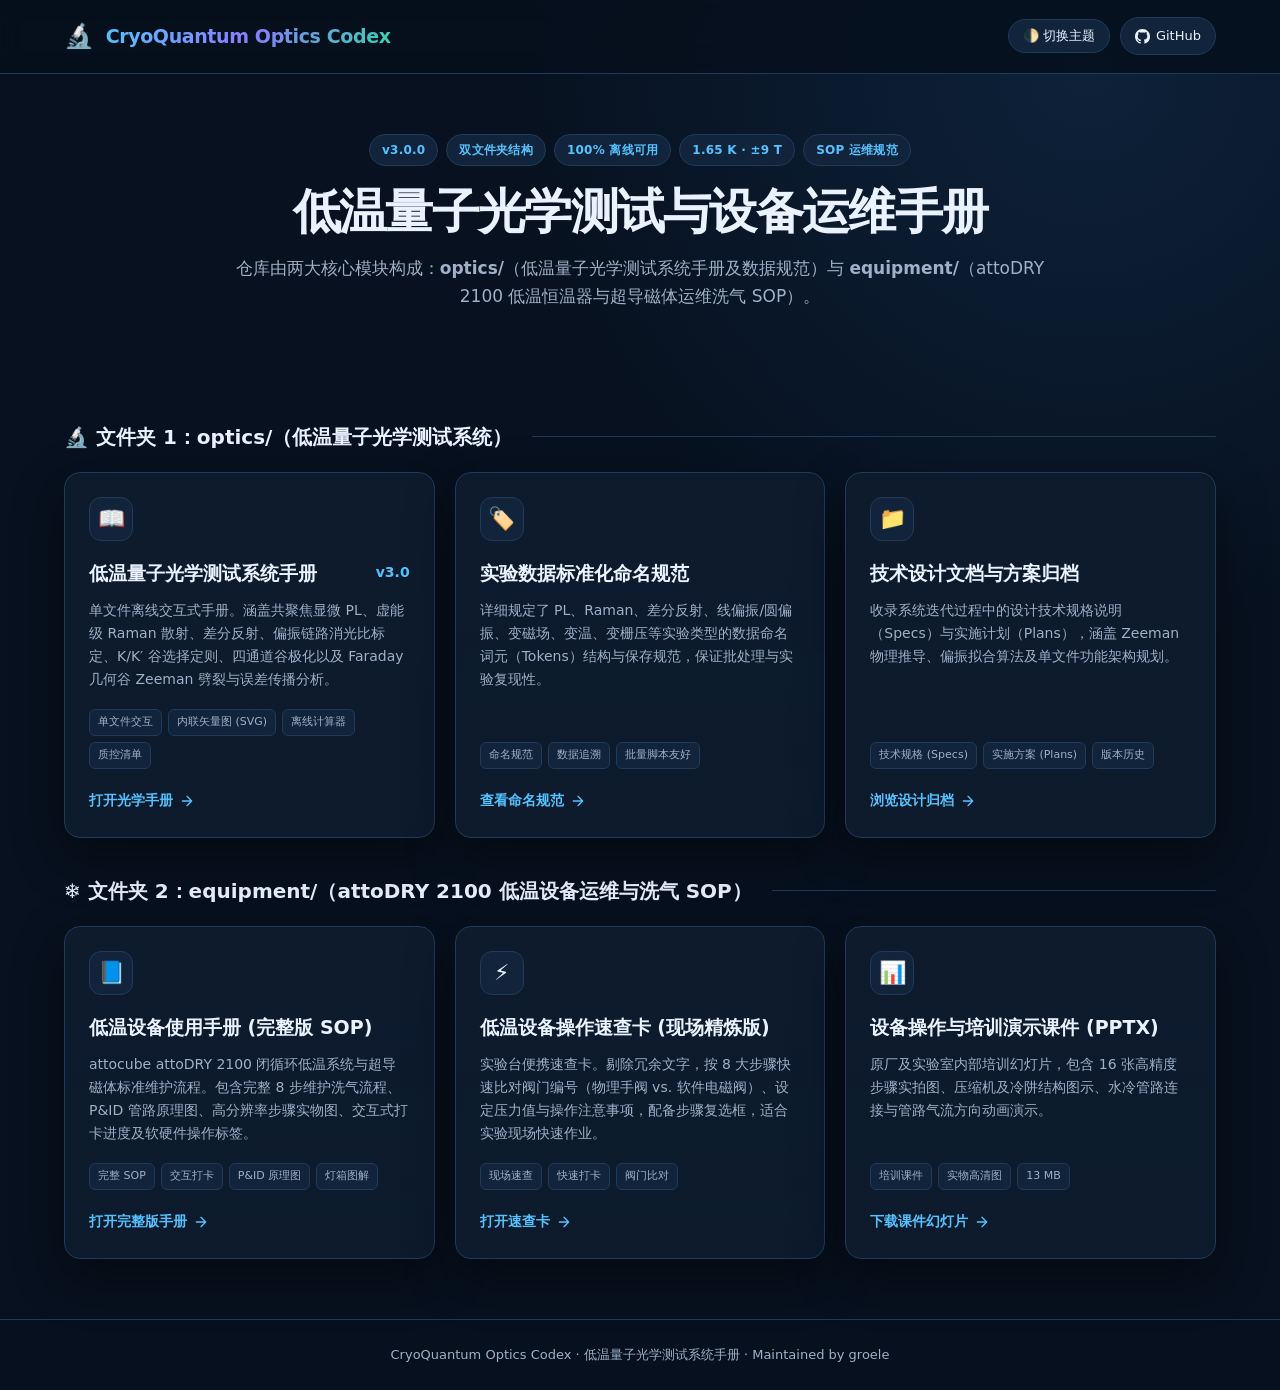
<file: index.html>
<!doctype html>
<html lang="zh-CN" data-theme="dark">
<head>
  <meta charset="utf-8">
  <meta name="viewport" content="width=device-width, initial-scale=1">
  <title>CryoQuantum Optics Codex · 导航门户</title>
  <meta name="description" content="低温量子光学测试系统手册与 attoDRY 2100 设备运维洗气规范统一门户">
  <style>
    :root {
      --bg: #07111f;
      --panel: #0d1b2d;
      --panel2: #11243b;
      --ink: #eaf2ff;
      --muted: #9fb0c8;
      --line: #203a59;
      --a: #55c2ff;
      --b: #8b7cff;
      --c: #36d4ad;
      --warn: #ffbd5b;
      --shadow: 0 18px 50px rgba(0,0,0,0.45);
      --r: 16px;
    }
    [data-theme="light"] {
      --bg: #f4f8fc;
      --panel: #ffffff;
      --panel2: #eef5fb;
      --ink: #102033;
      --muted: #5e7087;
      --line: #d7e3ef;
      --a: #126ed1;
      --b: #6547dc;
      --c: #008d73;
      --shadow: 0 18px 50px rgba(22,48,75,0.08);
    }
    * { box-sizing: border-box; }
    body {
      margin: 0;
      background: radial-gradient(circle at 85% 5%, rgba(23,58,97,0.4), transparent 34%), var(--bg);
      color: var(--ink);
      font: 15px/1.7 Inter, ui-sans-serif, system-ui, -apple-system, "Segoe UI", "Microsoft YaHei", sans-serif;
      min-height: 100vh;
      display: flex;
      flex-direction: column;
    }
    a { color: inherit; text-decoration: none; }
    .header {
      border-bottom: 1px solid var(--line);
      background: rgba(7, 16, 29, 0.85);
      backdrop-filter: blur(14px);
      position: sticky;
      top: 0;
      z-index: 50;
    }
    [data-theme="light"] .header {
      background: rgba(255, 255, 255, 0.9);
    }
    .header-inner {
      max-width: 1200px;
      margin: 0 auto;
      padding: 16px 24px;
      display: flex;
      align-items: center;
      justify-content: space-between;
    }
    .brand {
      display: flex;
      align-items: center;
      gap: 12px;
      font-weight: 800;
      font-size: 19px;
      letter-spacing: -0.02em;
    }
    .brand-gradient {
      background: linear-gradient(110deg, var(--a), var(--b), var(--c));
      -webkit-background-clip: text;
      color: transparent;
    }
    .header-actions {
      display: flex;
      gap: 10px;
      align-items: center;
    }
    .btn {
      border: 1px solid var(--line);
      background: var(--panel2);
      color: var(--ink);
      padding: 7px 14px;
      border-radius: 999px;
      cursor: pointer;
      font-size: 13px;
      font-weight: 500;
      transition: all 0.2s ease;
      display: inline-flex;
      align-items: center;
      gap: 6px;
    }
    .btn:hover {
      border-color: var(--a);
      transform: translateY(-1px);
    }
    .hero {
      padding: 60px 24px 44px;
      text-align: center;
      max-width: 900px;
      margin: 0 auto;
    }
    .hero-badges {
      display: flex;
      justify-content: center;
      flex-wrap: wrap;
      gap: 8px;
      margin-bottom: 18px;
    }
    .badge {
      padding: 5px 12px;
      border-radius: 999px;
      border: 1px solid var(--line);
      background: var(--panel2);
      color: var(--a);
      font-size: 12px;
      font-weight: 600;
      letter-spacing: 0.02em;
    }
    .hero h1 {
      font-size: clamp(32px, 5vw, 48px);
      line-height: 1.15;
      letter-spacing: -0.035em;
      margin: 0 0 16px;
    }
    .hero p {
      color: var(--muted);
      font-size: 17px;
      line-height: 1.6;
      margin: 0 auto 30px;
    }
    .container {
      max-width: 1200px;
      margin: 0 auto;
      padding: 0 24px 60px;
      width: 100%;
      flex: 1;
    }
    .section-title {
      font-size: 20px;
      font-weight: 700;
      margin: 36px 0 18px;
      display: flex;
      align-items: center;
      gap: 10px;
      color: var(--ink);
    }
    .section-title::after {
      content: "";
      flex: 1;
      height: 1px;
      background: var(--line);
      margin-left: 10px;
    }
    .grid {
      display: grid;
      grid-template-columns: repeat(auto-fit, minmax(340px, 1fr));
      gap: 20px;
    }
    .card {
      background: linear-gradient(180deg, var(--panel), color-mix(in srgb, var(--panel) 94%, transparent));
      border: 1px solid var(--line);
      border-radius: var(--r);
      padding: 24px;
      box-shadow: var(--shadow);
      display: flex;
      flex-direction: column;
      transition: all 0.25s cubic-bezier(0.16, 1, 0.3, 1);
      position: relative;
      overflow: hidden;
    }
    .card:hover {
      border-color: var(--a);
      transform: translateY(-3px);
      box-shadow: 0 24px 60px rgba(0,0,0,0.3);
    }
    .card::before {
      content: "";
      position: absolute;
      top: 0;
      left: 0;
      right: 0;
      height: 3px;
      background: linear-gradient(90deg, var(--a), var(--b));
      opacity: 0;
      transition: opacity 0.25s ease;
    }
    .card:hover::before {
      opacity: 1;
    }
    .card-icon {
      width: 44px;
      height: 44px;
      border-radius: 12px;
      background: var(--panel2);
      border: 1px solid var(--line);
      display: flex;
      align-items: center;
      justify-content: center;
      font-size: 22px;
      margin-bottom: 16px;
    }
    .card h3 {
      font-size: 19px;
      margin: 0 0 10px;
      display: flex;
      align-items: center;
      justify-content: space-between;
    }
    .card p {
      color: var(--muted);
      font-size: 14px;
      margin: 0 0 18px;
      flex: 1;
      line-height: 1.65;
    }
    .card-tags {
      display: flex;
      flex-wrap: wrap;
      gap: 6px;
      margin-bottom: 20px;
    }
    .card-tag {
      font-size: 11px;
      padding: 3px 8px;
      border-radius: 6px;
      background: var(--panel2);
      color: var(--muted);
      border: 1px solid var(--line);
    }
    .card-action {
      display: inline-flex;
      align-items: center;
      gap: 6px;
      font-weight: 600;
      font-size: 14px;
      color: var(--a);
      margin-top: auto;
    }
    .card-action svg {
      transition: transform 0.2s ease;
    }
    .card:hover .card-action svg {
      transform: translateX(4px);
    }
    .footer {
      border-top: 1px solid var(--line);
      padding: 24px;
      text-align: center;
      color: var(--muted);
      font-size: 13px;
      background: rgba(7, 16, 29, 0.4);
    }
  </style>
</head>
<body>
  <header class="header">
    <div class="header-inner">
      <div class="brand">
        <span style="font-size: 24px;">🔬</span>
        <span class="brand-gradient">CryoQuantum Optics Codex</span>
      </div>
      <div class="header-actions">
        <button class="btn" id="themeBtn" aria-label="切换明暗主题">🌓 切换主题</button>
        <a href="https://github.com/groele/CryoQuantum-Optics-Codex" target="_blank" rel="noopener" class="btn">
          <svg width="15" height="15" viewBox="0 0 24 24" fill="currentColor"><path d="M12 0C5.37 0 0 5.37 0 12c0 5.31 3.435 9.795 8.205 11.385.6.105.825-.255.825-.57 0-.285-.015-1.23-.015-2.235-3.015.555-3.795-.735-4.035-1.41-.135-.345-.72-1.41-1.23-1.695-.42-.225-1.02-.78-.015-.795.945-.015 1.62.87 1.845 1.23 1.08 1.815 2.805 1.305 3.495.99.105-.78.42-1.305.765-1.605-2.67-.3-5.46-1.335-5.46-5.925 0-1.305.465-2.385 1.23-3.225-.12-.3-.54-1.53.12-3.18 0 0 1.005-.315 3.3 1.23.96-.27 1.98-.405 3-.405s2.04.135 3 .405c2.295-1.56 3.3-1.23 3.3-1.23.66 1.65.24 2.88.12 3.18.765.84 1.23 1.905 1.23 3.225 0 4.605-2.805 5.625-5.475 5.925.435.375.81 1.095.81 2.22 0 1.605-.015 2.895-.015 3.3 0 .315.225.69.825.57A12.02 12.02 0 0024 12c0-6.63-5.37-12-12-12z"/></svg>
          GitHub
        </a>
      </div>
    </div>
  </header>

  <main>
    <section class="hero">
      <div class="hero-badges">
        <span class="badge">v3.0.0</span>
        <span class="badge">双文件夹结构</span>
        <span class="badge">100% 离线可用</span>
        <span class="badge">1.65 K · ±9 T</span>
        <span class="badge">SOP 运维规范</span>
      </div>
      <h1>低温量子光学测试与设备运维手册</h1>
      <p>仓库由两大核心模块构成：<strong>optics/</strong>（低温量子光学测试系统手册及数据规范）与 <strong>equipment/</strong>（attoDRY 2100 低温恒温器与超导磁体运维洗气 SOP）。</p>
    </section>

    <div class="container">
      <div class="section-title">
        <span>🔬 文件夹 1：optics/（低温量子光学测试系统）</span>
      </div>
      <div class="grid">
        <a href="optics/低温量子光学测试系统手册.html" class="card">
          <div class="card-icon">📖</div>
          <h3>低温量子光学测试系统手册 <span style="color:var(--a);font-size:14px;">v3.0</span></h3>
          <p>单文件离线交互式手册。涵盖共聚焦显微 PL、虚能级 Raman 散射、差分反射、偏振链路消光比标定、K/K′ 谷选择定则、四通道谷极化以及 Faraday 几何谷 Zeeman 劈裂与误差传播分析。</p>
          <div class="card-tags">
            <span class="card-tag">单文件交互</span>
            <span class="card-tag">内联矢量图 (SVG)</span>
            <span class="card-tag">离线计算器</span>
            <span class="card-tag">质控清单</span>
          </div>
          <div class="card-action">
            打开光学手册
            <svg width="16" height="16" viewBox="0 0 24 24" fill="none" stroke="currentColor" stroke-width="2" stroke-linecap="round" stroke-linejoin="round"><path d="M5 12h14M12 5l7 7-7 7"/></svg>
          </div>
        </a>

        <a href="optics/docs/conventions/FILENAME_NAMING_CONVENTIONS.md" class="card">
          <div class="card-icon">🏷️</div>
          <h3>实验数据标准化命名规范</h3>
          <p>详细规定了 PL、Raman、差分反射、线偏振/圆偏振、变磁场、变温、变栅压等实验类型的数据命名词元（Tokens）结构与保存规范，保证批处理与实验复现性。</p>
          <div class="card-tags">
            <span class="card-tag">命名规范</span>
            <span class="card-tag">数据追溯</span>
            <span class="card-tag">批量脚本友好</span>
          </div>
          <div class="card-action">
            查看命名规范
            <svg width="16" height="16" viewBox="0 0 24 24" fill="none" stroke="currentColor" stroke-width="2" stroke-linecap="round" stroke-linejoin="round"><path d="M5 12h14M12 5l7 7-7 7"/></svg>
          </div>
        </a>

        <a href="optics/docs/README.md" class="card">
          <div class="card-icon">📁</div>
          <h3>技术设计文档与方案归档</h3>
          <p>收录系统迭代过程中的设计技术规格说明（Specs）与实施计划（Plans），涵盖 Zeeman 物理推导、偏振拟合算法及单文件功能架构规划。</p>
          <div class="card-tags">
            <span class="card-tag">技术规格 (Specs)</span>
            <span class="card-tag">实施方案 (Plans)</span>
            <span class="card-tag">版本历史</span>
          </div>
          <div class="card-action">
            浏览设计归档
            <svg width="16" height="16" viewBox="0 0 24 24" fill="none" stroke="currentColor" stroke-width="2" stroke-linecap="round" stroke-linejoin="round"><path d="M5 12h14M12 5l7 7-7 7"/></svg>
          </div>
        </a>
      </div>

      <div class="section-title">
        <span>❄️ 文件夹 2：equipment/（attoDRY 2100 低温设备运维与洗气 SOP）</span>
      </div>
      <div class="grid">
        <a href="equipment/低温设备使用手册.html" class="card">
          <div class="card-icon">📘</div>
          <h3>低温设备使用手册 (完整版 SOP)</h3>
          <p>attocube attoDRY 2100 闭循环低温系统与超导磁体标准维护流程。包含完整 8 步维护洗气流程、P&ID 管路原理图、高分辨率步骤实物图、交互式打卡进度及软硬件操作标签。</p>
          <div class="card-tags">
            <span class="card-tag">完整 SOP</span>
            <span class="card-tag">交互打卡</span>
            <span class="card-tag">P&ID 原理图</span>
            <span class="card-tag">灯箱图解</span>
          </div>
          <div class="card-action">
            打开完整版手册
            <svg width="16" height="16" viewBox="0 0 24 24" fill="none" stroke="currentColor" stroke-width="2" stroke-linecap="round" stroke-linejoin="round"><path d="M5 12h14M12 5l7 7-7 7"/></svg>
          </div>
        </a>

        <a href="equipment/低温设备操作速查卡_简化版.html" class="card">
          <div class="card-icon">⚡</div>
          <h3>低温设备操作速查卡 (现场精炼版)</h3>
          <p>实验台便携速查卡。剔除冗余文字，按 8 大步骤快速比对阀门编号（物理手阀 vs. 软件电磁阀）、设定压力值与操作注意事项，配备步骤复选框，适合实验现场快速作业。</p>
          <div class="card-tags">
            <span class="card-tag">现场速查</span>
            <span class="card-tag">快速打卡</span>
            <span class="card-tag">阀门比对</span>
          </div>
          <div class="card-action">
            打开速查卡
            <svg width="16" height="16" viewBox="0 0 24 24" fill="none" stroke="currentColor" stroke-width="2" stroke-linecap="round" stroke-linejoin="round"><path d="M5 12h14M12 5l7 7-7 7"/></svg>
          </div>
        </a>

        <a href="equipment/低温设备使用手册.pptx" class="card">
          <div class="card-icon">📊</div>
          <h3>设备操作与培训演示课件 (PPTX)</h3>
          <p>原厂及实验室内部培训幻灯片，包含 16 张高精度步骤实拍图、压缩机及冷阱结构图示、水冷管路连接与管路气流方向动画演示。</p>
          <div class="card-tags">
            <span class="card-tag">培训课件</span>
            <span class="card-tag">实物高清图</span>
            <span class="card-tag">13 MB</span>
          </div>
          <div class="card-action">
            下载课件幻灯片
            <svg width="16" height="16" viewBox="0 0 24 24" fill="none" stroke="currentColor" stroke-width="2" stroke-linecap="round" stroke-linejoin="round"><path d="M5 12h14M12 5l7 7-7 7"/></svg>
          </div>
        </a>
      </div>
    </div>
  </main>

  <footer class="footer">
    CryoQuantum Optics Codex · 低温量子光学测试系统手册 · Maintained by groele
  </footer>

  <script>
    const root = document.documentElement;
    const saved = localStorage.getItem('cq-theme');
    if (saved) root.dataset.theme = saved;
    document.getElementById('themeBtn').onclick = () => {
      root.dataset.theme = root.dataset.theme === 'dark' ? 'light' : 'dark';
      localStorage.setItem('cq-theme', root.dataset.theme);
    };
  </script>
</body>
</html>
</file>
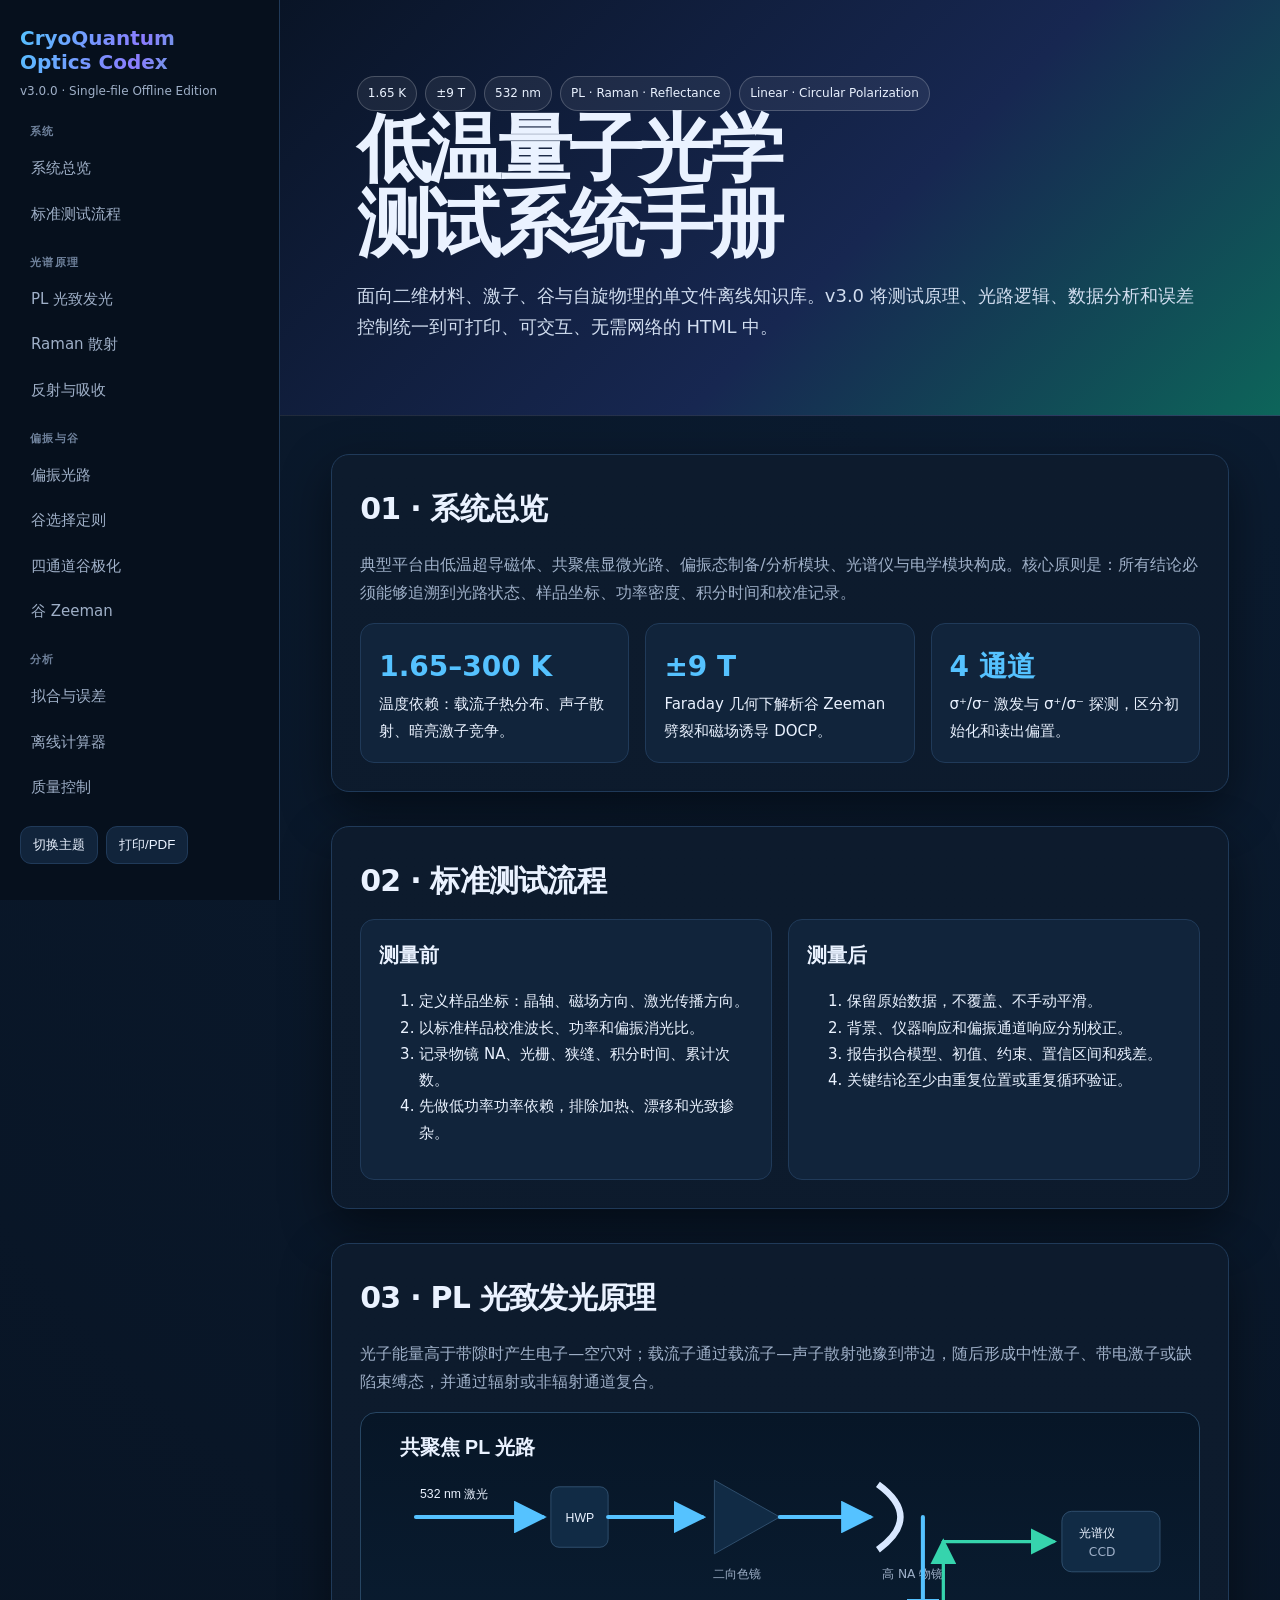
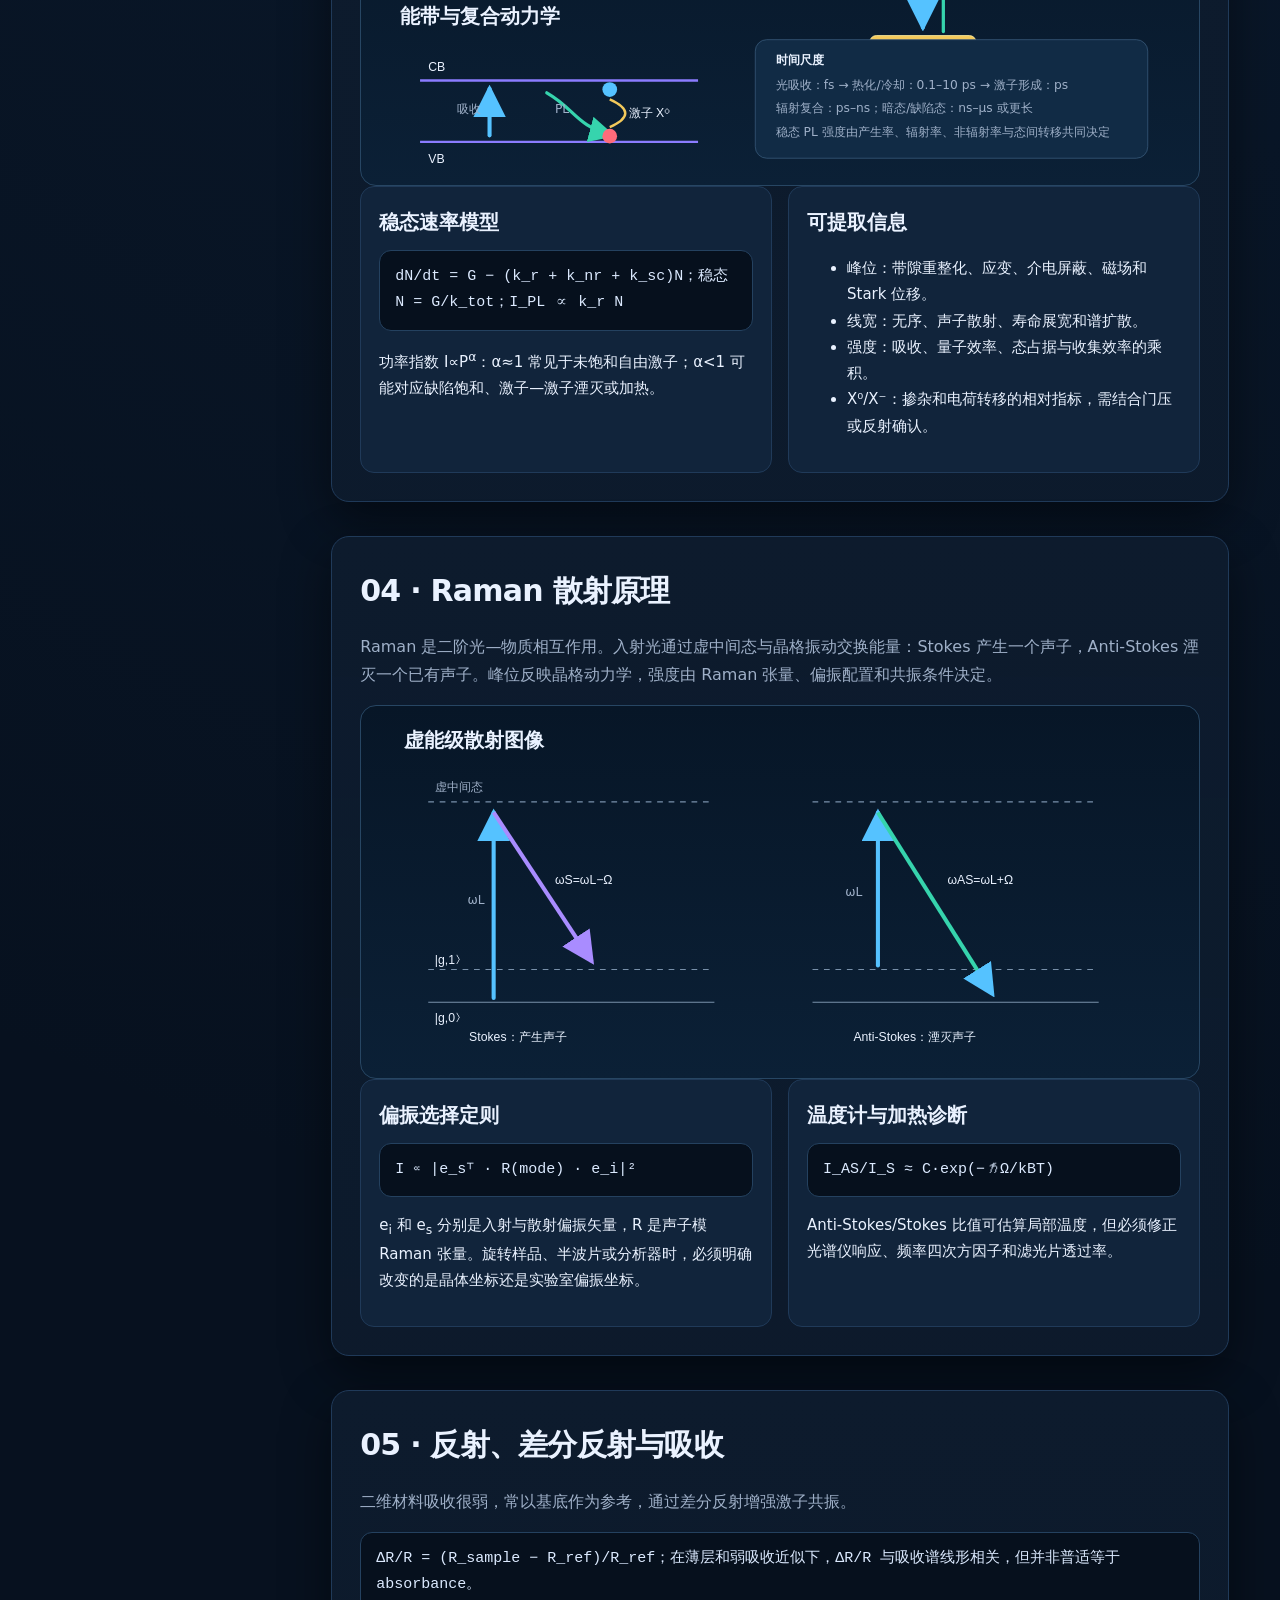
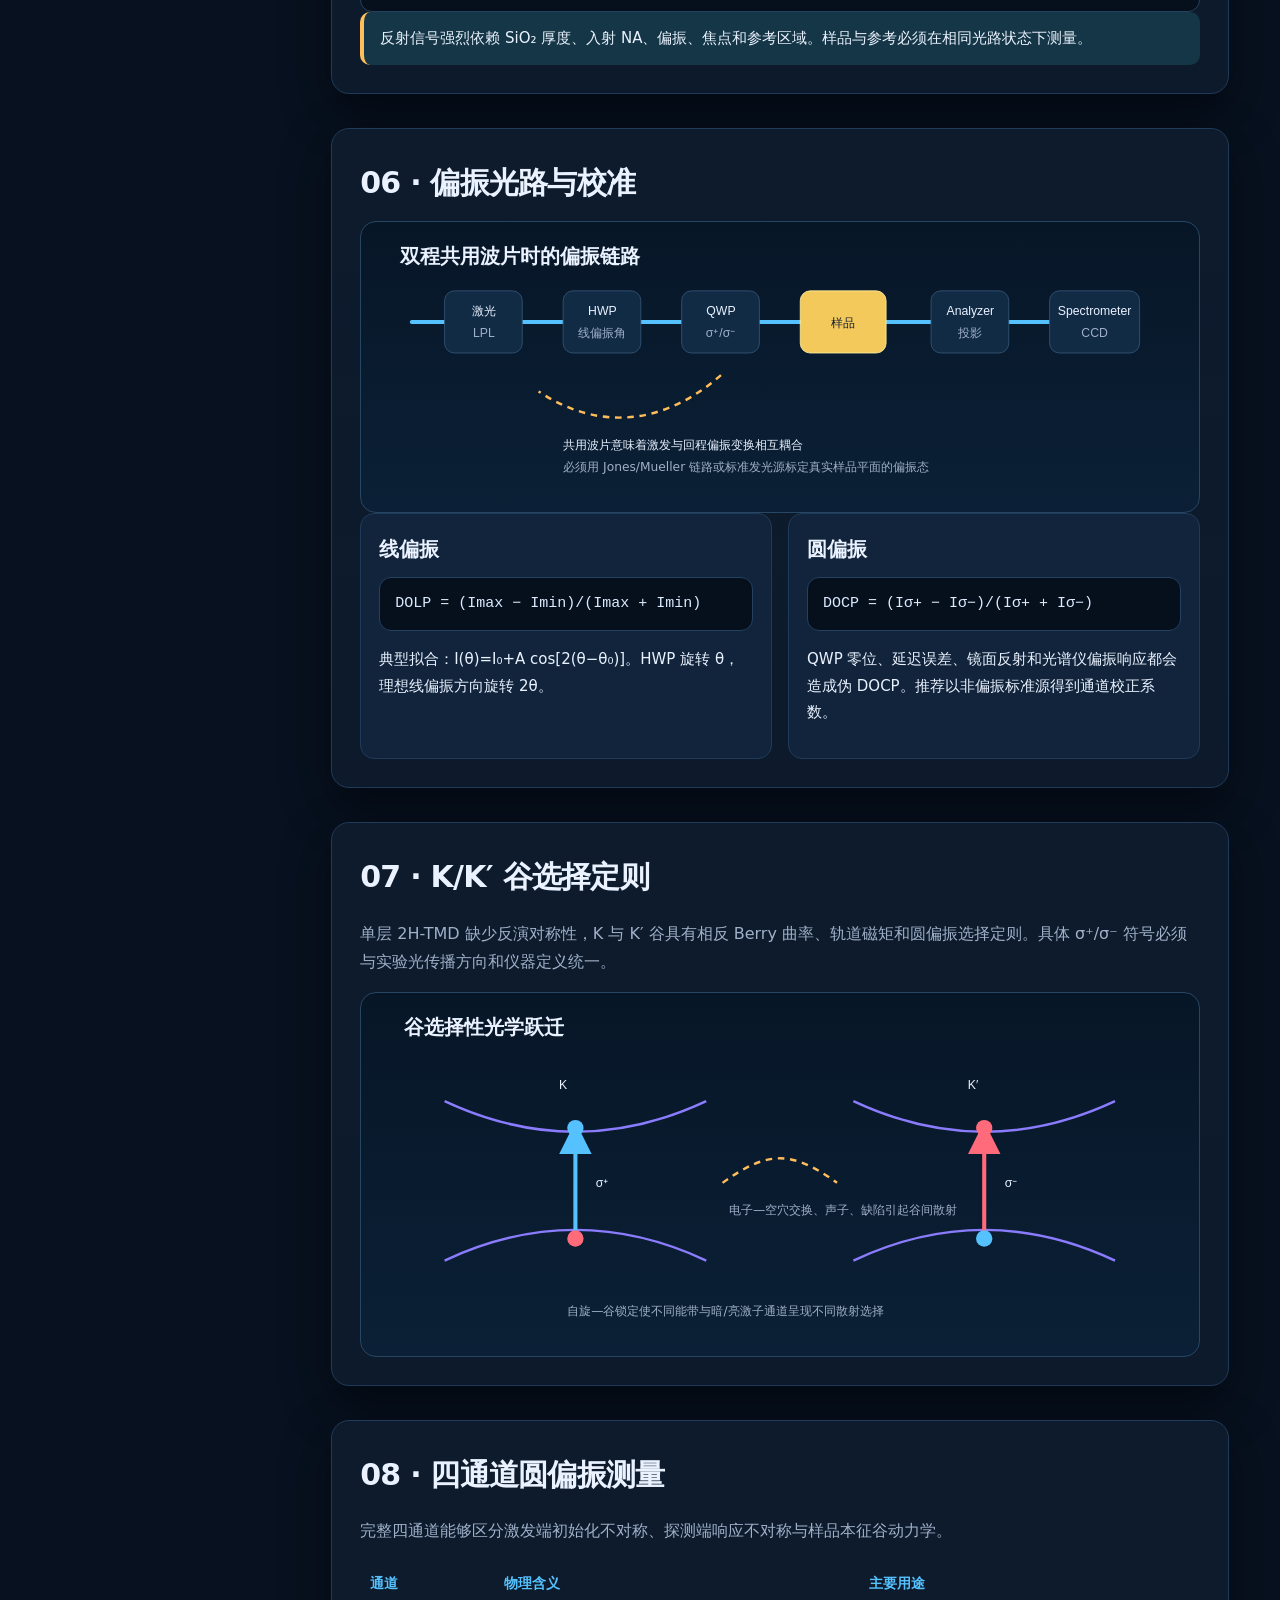
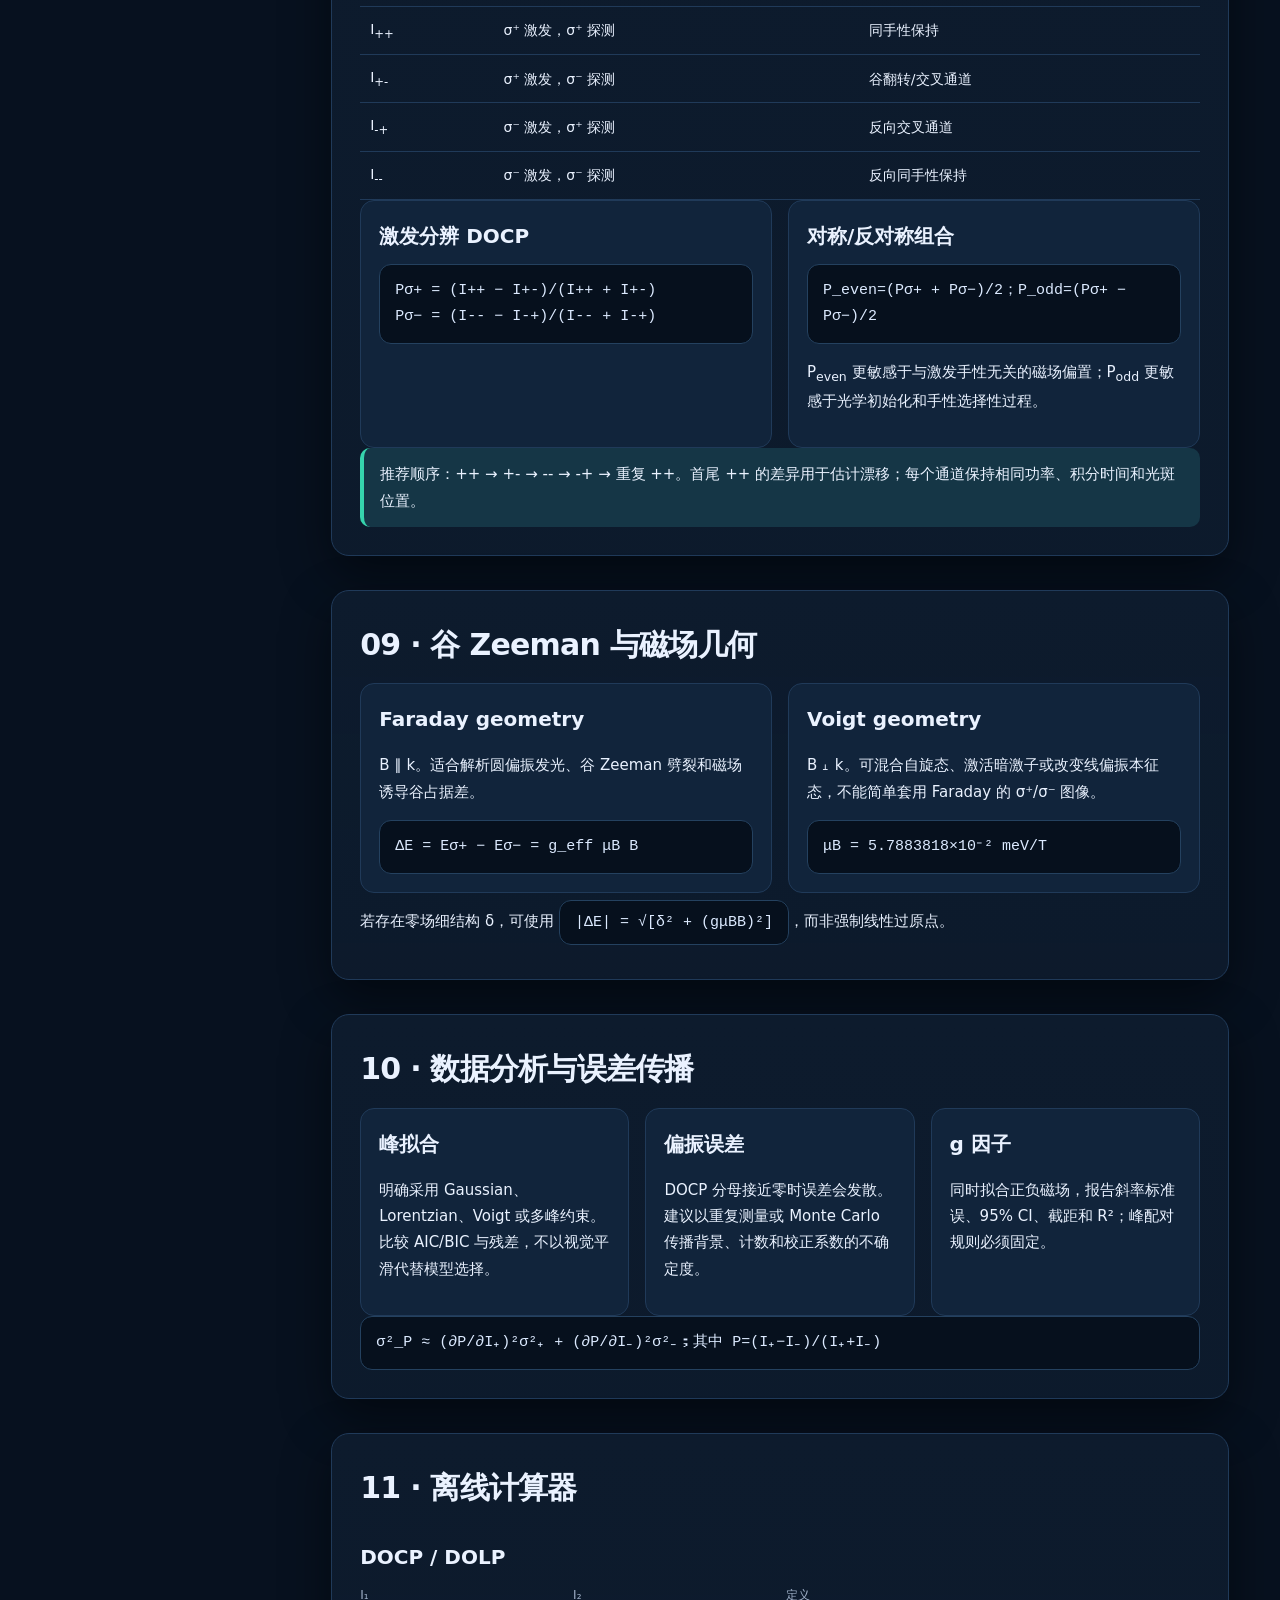
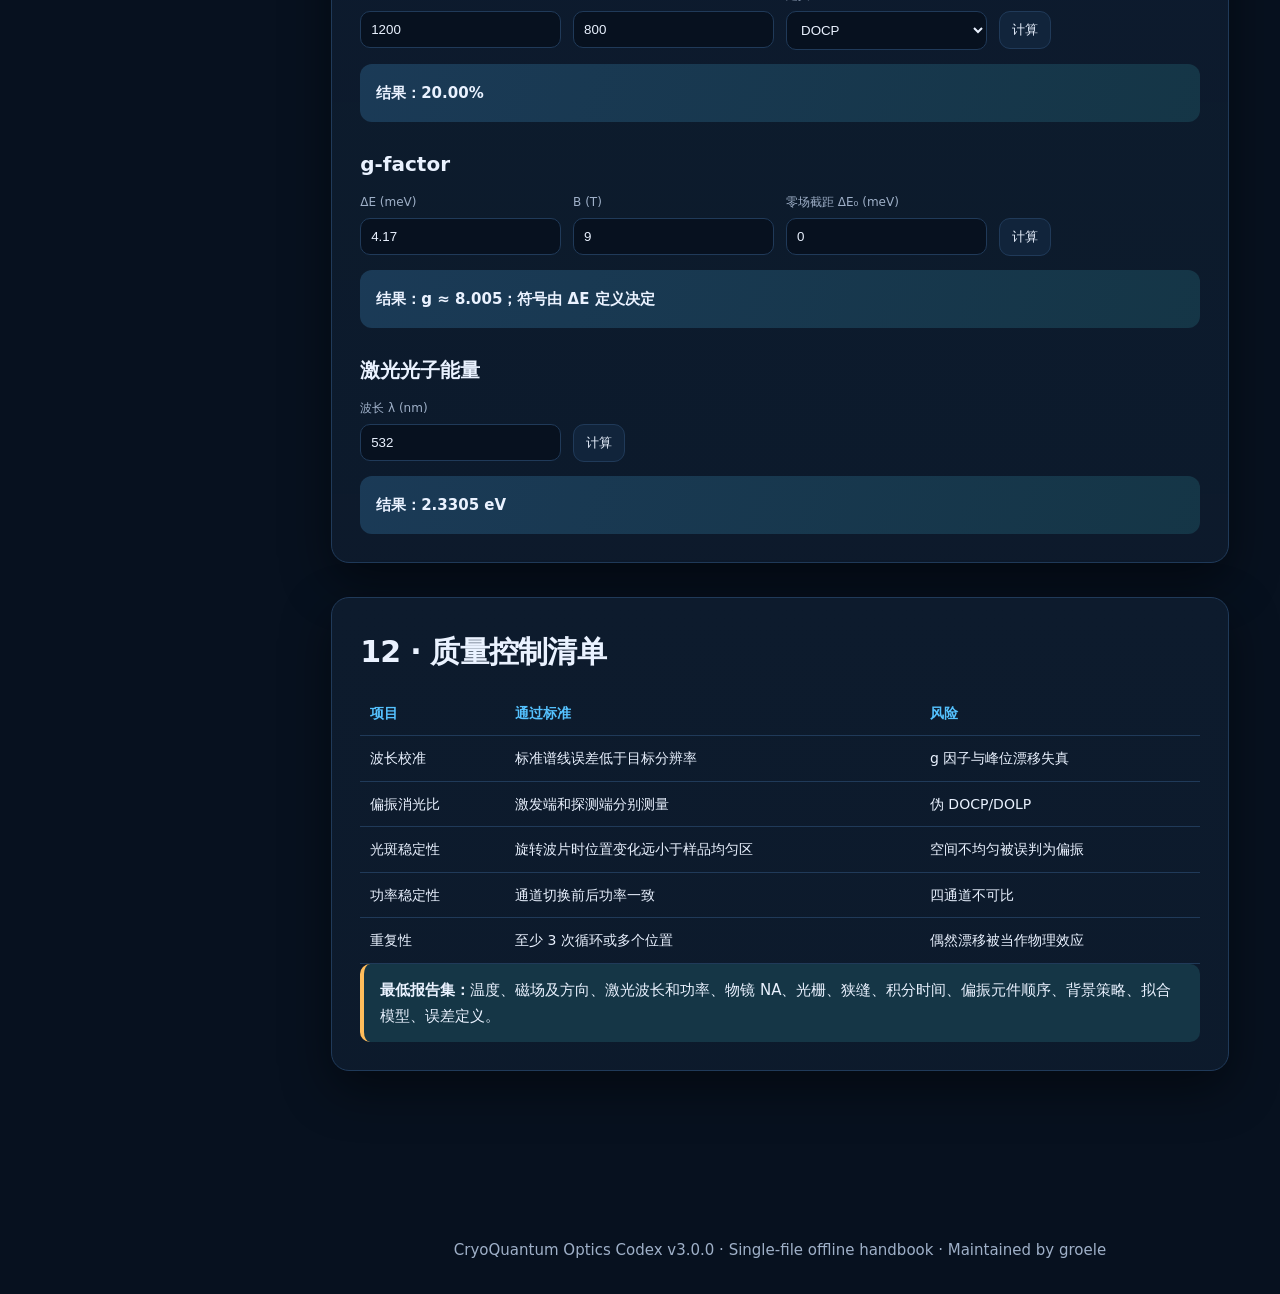
<file: 低温量子光学测试系统手册.html>
<!DOCTYPE html>
<html lang="zh-CN">
<head>
  <meta charset="utf-8">
  <meta http-equiv="refresh" content="0; url=optics/低温量子光学测试系统手册.html">
  <title>正在跳转至低温量子光学测试系统手册...</title>
  <script>
    window.location.replace("optics/低温量子光学测试系统手册.html");
  </script>
</head>
<body style="font-family: system-ui, sans-serif; padding: 40px; text-align: center;">
  <h2>正在跳转至低温量子光学测试系统手册...</h2>
  <p>若未自动跳转，请点击：<a href="optics/低温量子光学测试系统手册.html">optics/低温量子光学测试系统手册.html</a></p>
</body>
</html>
</file>
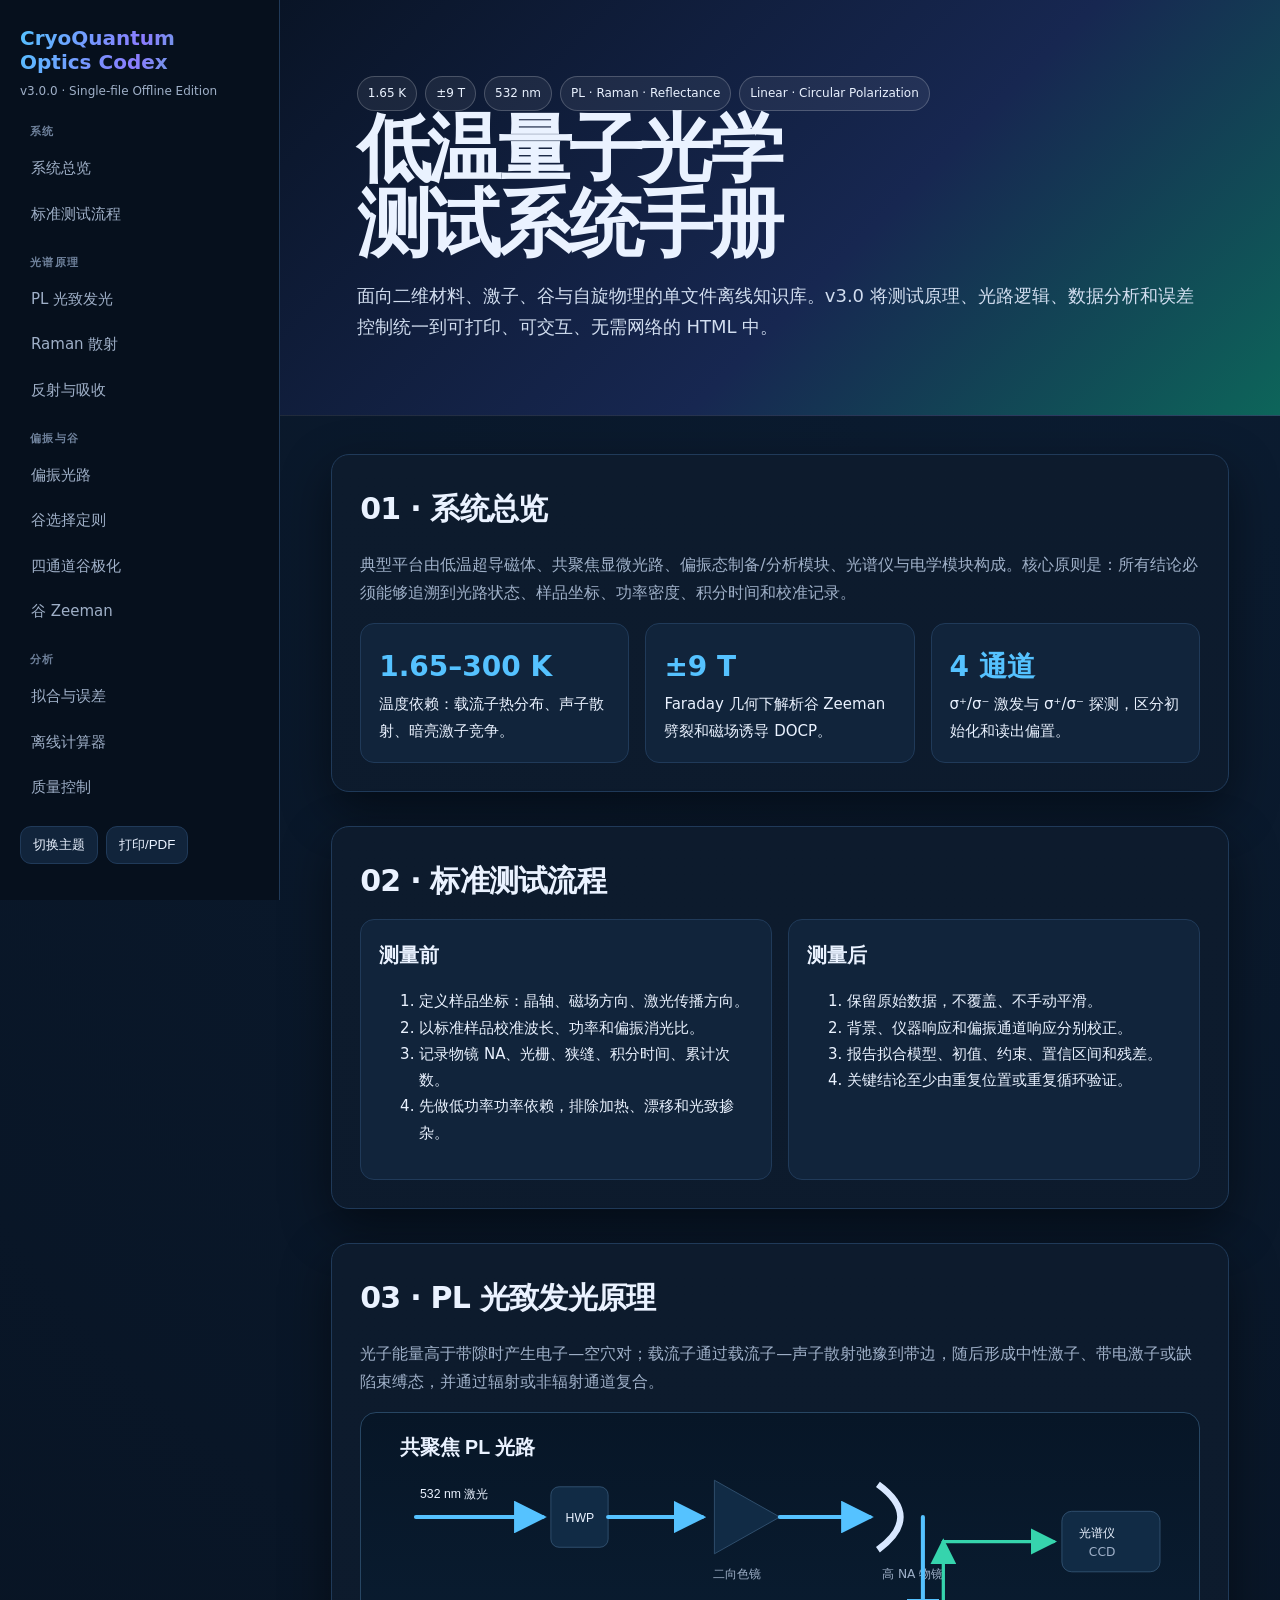
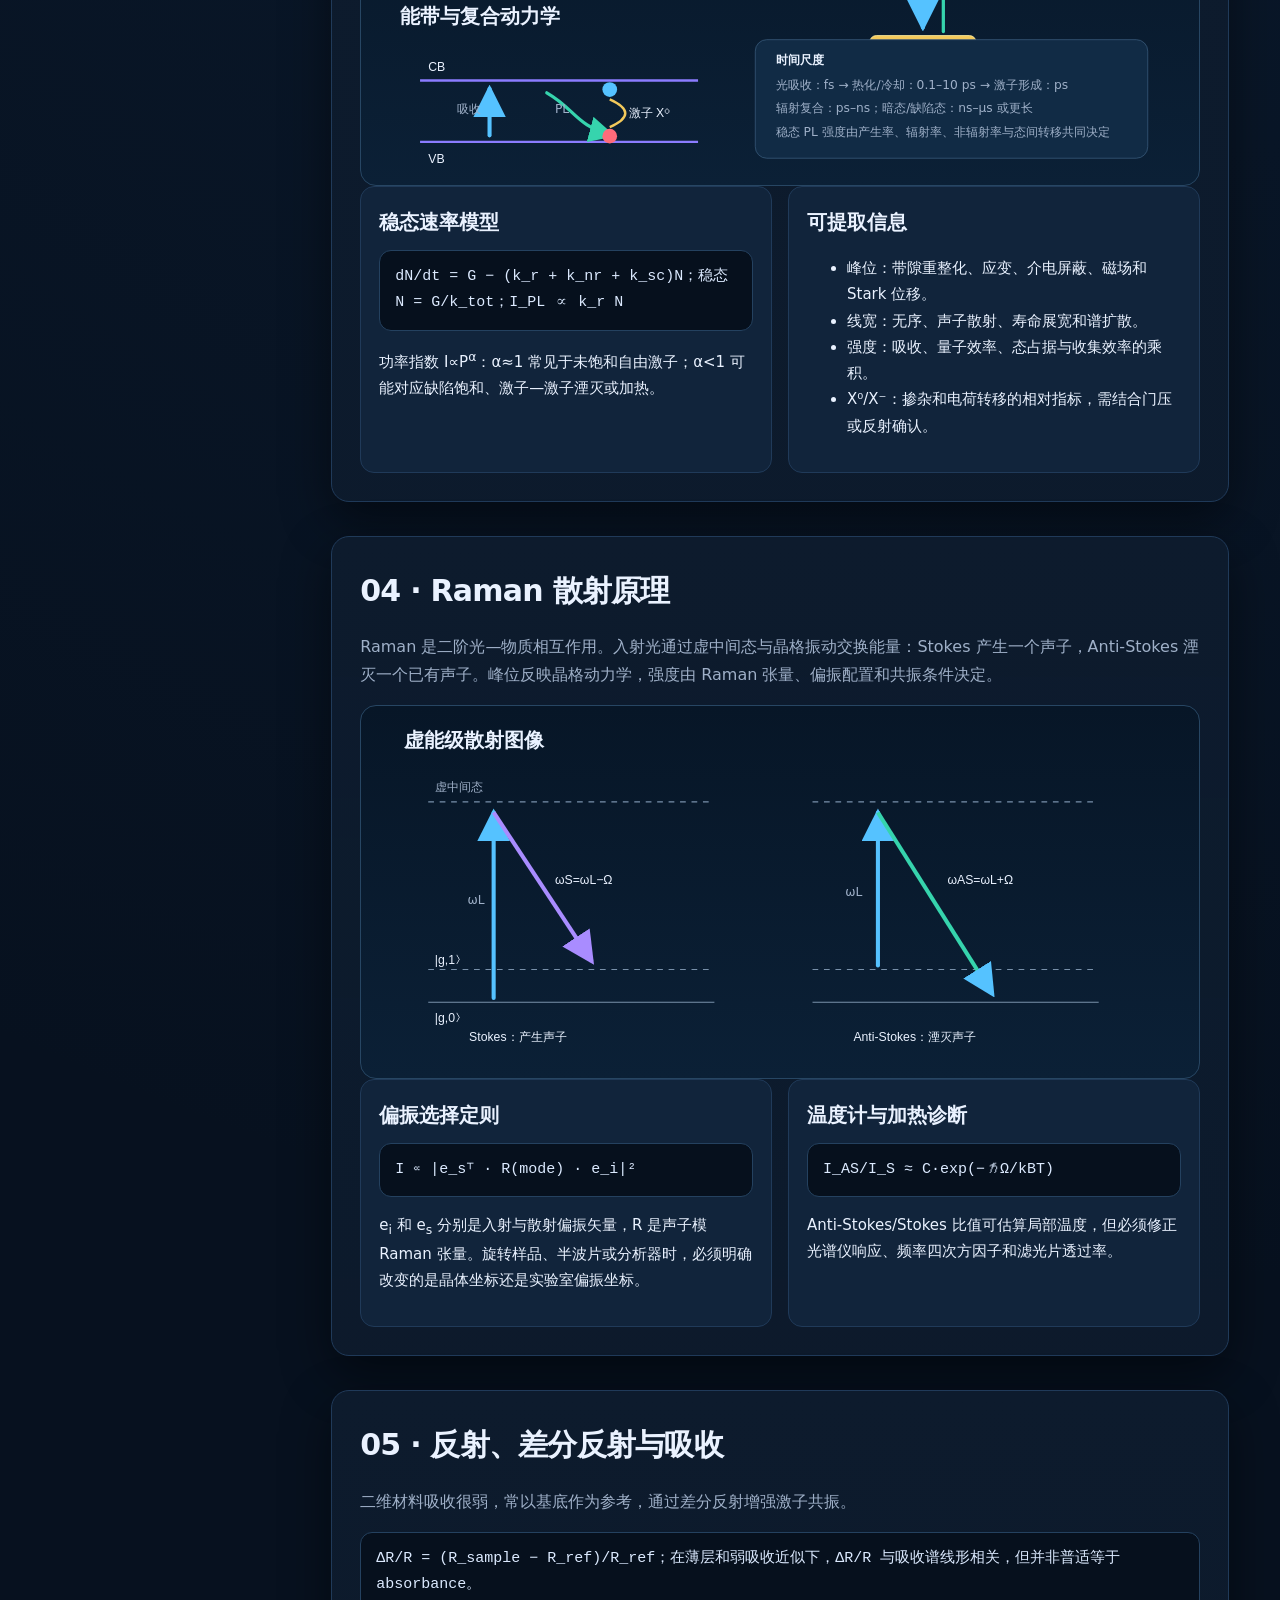
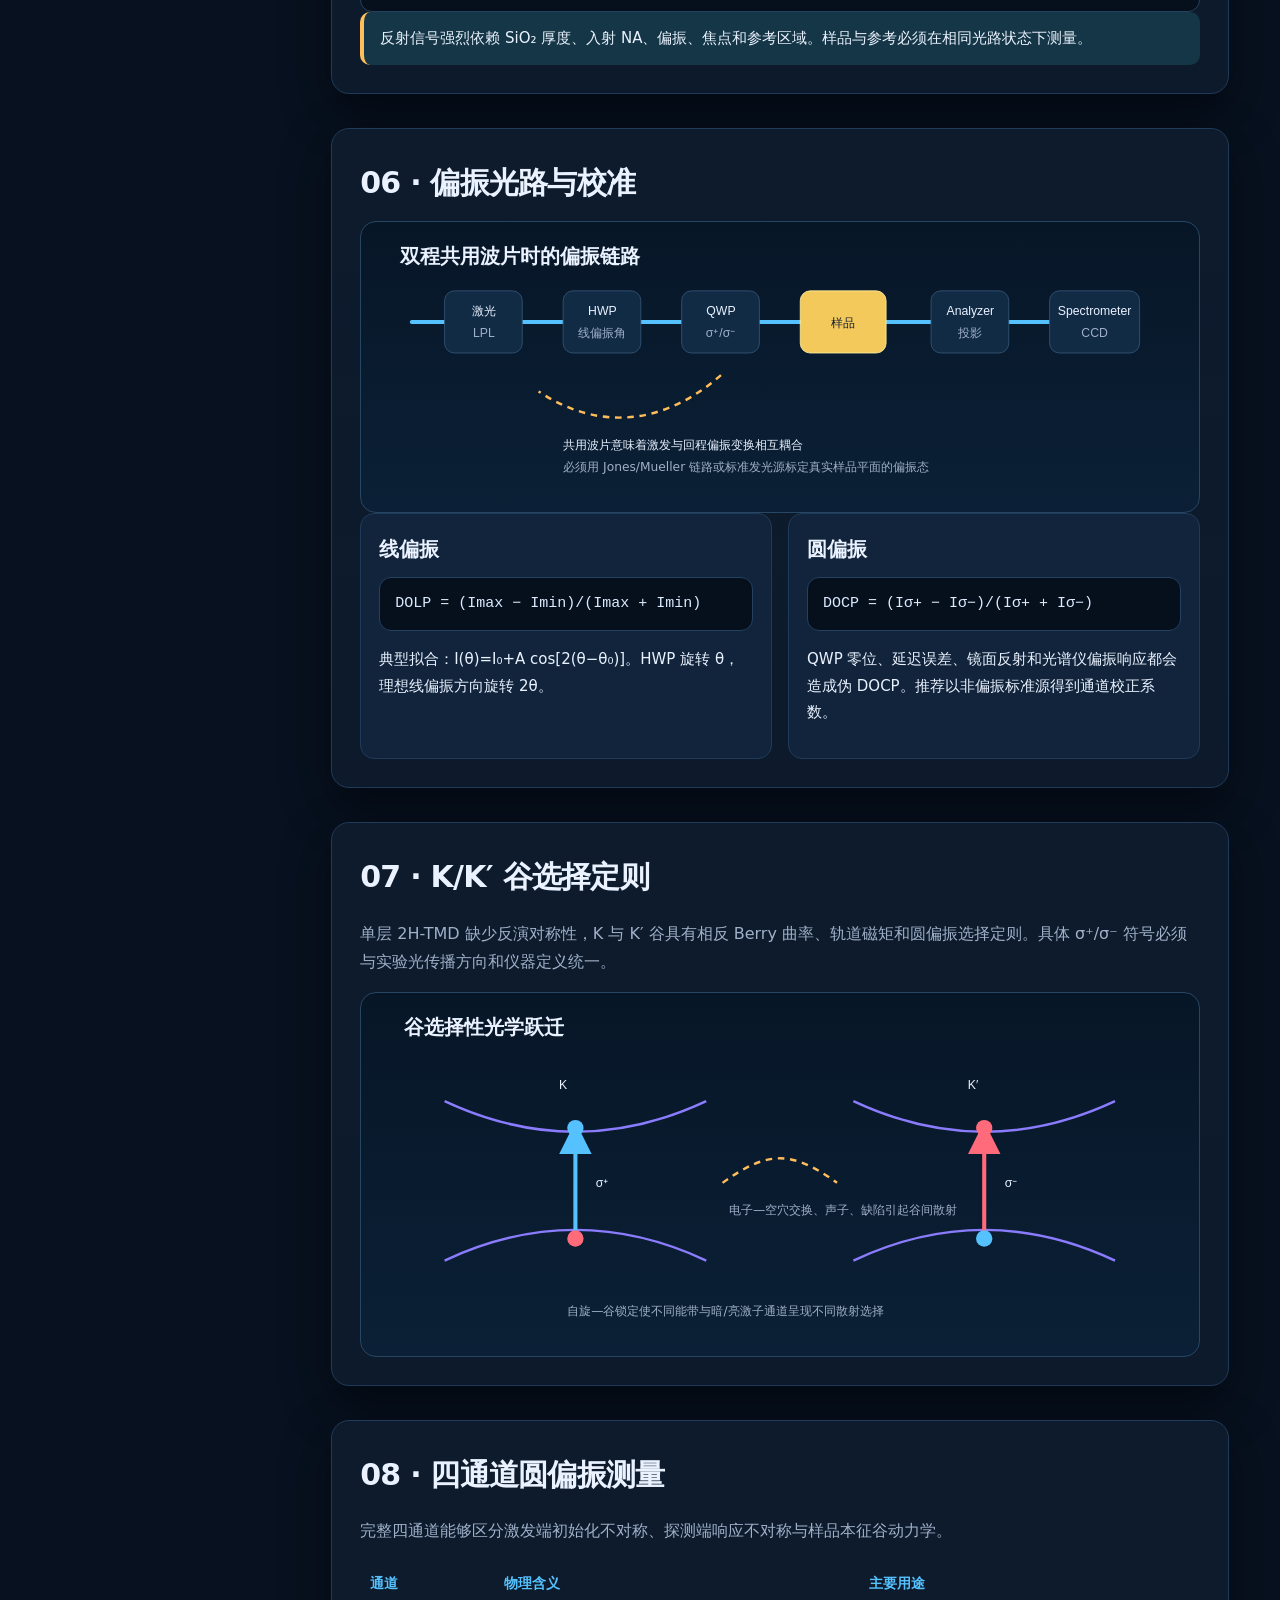
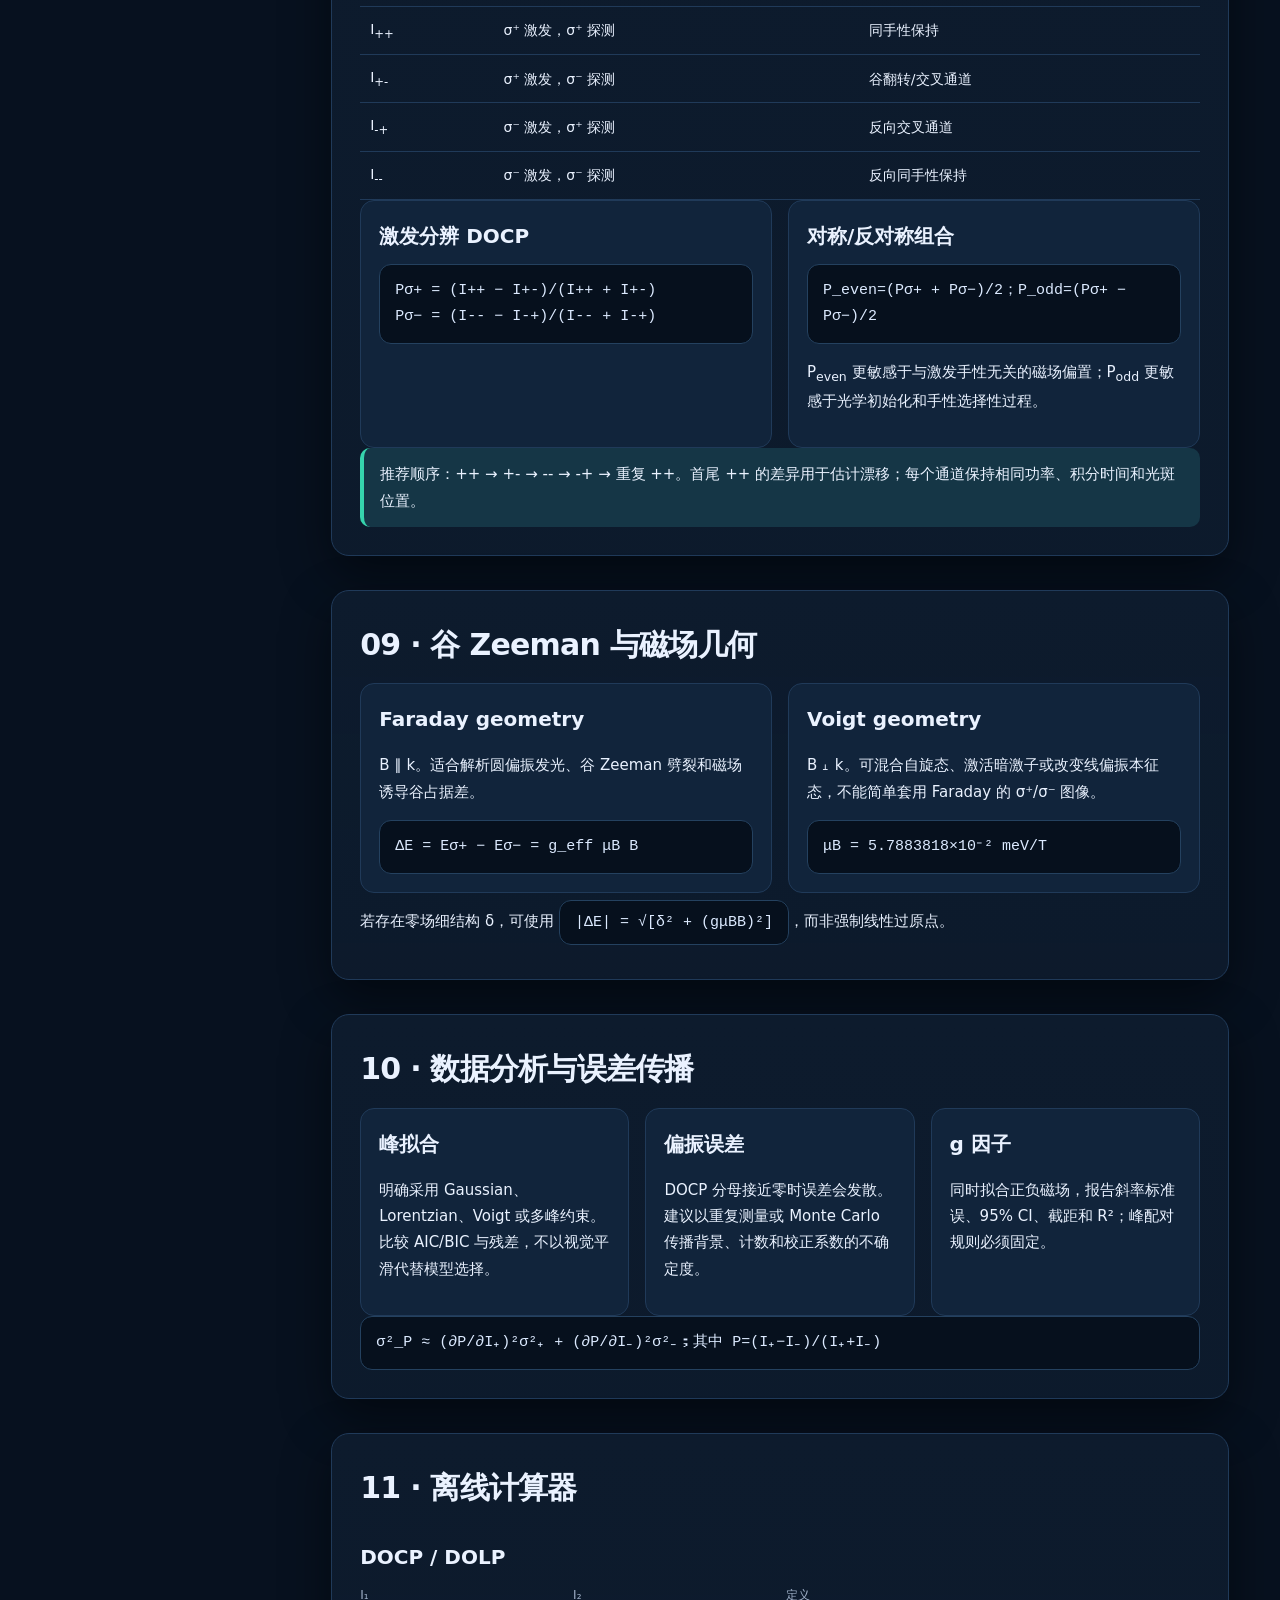
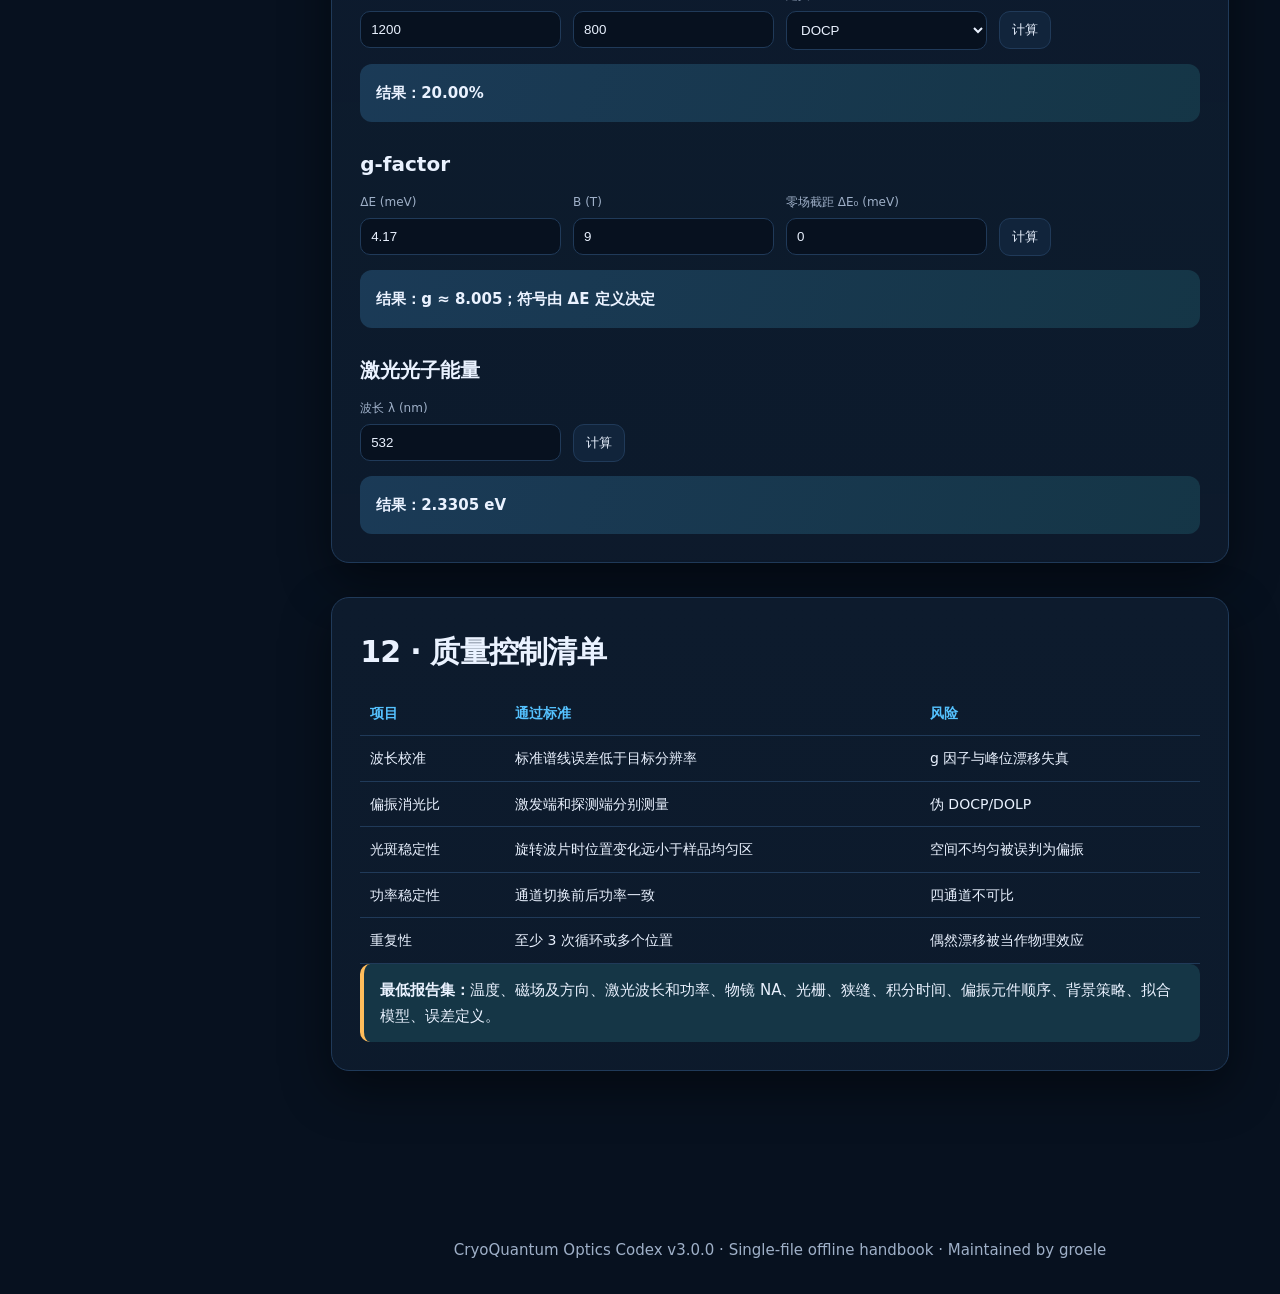
<file: optics/低温量子光学测试系统手册.html>
<!doctype html>
<html lang="zh-CN" data-theme="dark">
<head>
<meta charset="utf-8"><meta name="viewport" content="width=device-width,initial-scale=1"><meta name="color-scheme" content="dark light">
<title>CryoQuantum Optics Codex v3.0</title><meta name="description" content="低温量子光学测试系统单文件离线手册：PL、Raman、反射、偏振、谷极化、磁光与数据分析。">
<style>
:root{--bg:#07111f;--panel:#0d1b2d;--panel2:#11243b;--ink:#eaf2ff;--muted:#9fb0c8;--line:#203a59;--a:#55c2ff;--b:#8b7cff;--c:#36d4ad;--warn:#ffbd5b;--danger:#ff6b7a;--shadow:0 18px 50px #0007;--r:18px}[data-theme="light"]{--bg:#f4f8fc;--panel:#fff;--panel2:#eef5fb;--ink:#102033;--muted:#5e7087;--line:#d7e3ef;--a:#126ed1;--b:#6547dc;--c:#008d73;--shadow:0 18px 50px #16304b18}*{box-sizing:border-box}html{scroll-behavior:smooth}body{margin:0;background:radial-gradient(circle at 85% 5%,#173a6144,transparent 34%),var(--bg);color:var(--ink);font:15px/1.75 Inter,ui-sans-serif,system-ui,-apple-system,"Segoe UI","Microsoft YaHei",sans-serif}a{color:var(--a);text-decoration:none}.app{display:grid;grid-template-columns:280px minmax(0,1fr);min-height:100vh}aside{position:sticky;top:0;height:100vh;overflow:auto;padding:26px 20px;background:#07101df2;border-right:1px solid var(--line);backdrop-filter:blur(18px)}[data-theme="light"] aside{background:#ffffffef}.brand{font-weight:900;font-size:20px;line-height:1.2;background:linear-gradient(110deg,var(--a),var(--b),var(--c));-webkit-background-clip:text;color:transparent}.ver{color:var(--muted);font-size:12px;margin:7px 0 20px}.nav a{display:block;padding:8px 11px;margin:3px 0;border-radius:10px;color:var(--muted)}.nav a:hover{background:var(--panel2);color:var(--ink)}.nav h4{margin:18px 10px 6px;font-size:11px;letter-spacing:.12em;color:#6f829c;text-transform:uppercase}.controls{display:flex;gap:8px;margin-top:18px}.btn{border:1px solid var(--line);background:var(--panel2);color:var(--ink);padding:9px 12px;border-radius:11px;cursor:pointer}.btn:hover{transform:translateY(-1px);border-color:var(--a)}main{min-width:0}.hero{padding:76px clamp(24px,6vw,90px) 54px;background:linear-gradient(135deg,#091426,#172751 58%,#0d655a);border-bottom:1px solid #ffffff18}.hero h1{font-size:clamp(38px,6vw,74px);line-height:1.02;letter-spacing:-.045em;margin:0 0 18px}.hero p{max-width:900px;color:#d2def0;font-size:18px}.badges{display:flex;flex-wrap:wrap;gap:8px}.badge{padding:6px 10px;border:1px solid #ffffff33;border-radius:999px;background:#ffffff10;color:#eaf2ff;font-size:12px}.wrap{max-width:1240px;margin:auto;padding:38px clamp(20px,4vw,54px) 100px}section{scroll-margin-top:24px;margin:0 0 34px;padding:28px;background:linear-gradient(180deg,var(--panel),color-mix(in srgb,var(--panel) 92%,transparent));border:1px solid var(--line);border-radius:var(--r);box-shadow:var(--shadow)}h2{font-size:30px;letter-spacing:-.025em;margin:0 0 12px}h3{font-size:20px;margin:25px 0 10px}.lead{color:var(--muted);font-size:16px}.grid{display:grid;grid-template-columns:repeat(12,1fr);gap:16px}.c6{grid-column:span 6}.c4{grid-column:span 4}.card{background:var(--panel2);border:1px solid var(--line);border-radius:14px;padding:18px}.card h3{margin-top:0}.kpi{font-size:28px;font-weight:850;color:var(--a)}.eq{font-family:ui-monospace,SFMono-Regular,Consolas,monospace;background:#06101d;color:#dceaff;border:1px solid #24415f;border-radius:12px;padding:13px 15px;overflow:auto}[data-theme="light"] .eq{background:#edf5fc;color:#17304c}.note{border-left:4px solid var(--c);background:color-mix(in srgb,var(--c) 10%,var(--panel2));padding:13px 16px;border-radius:10px}.warn{border-left-color:var(--warn)}table{width:100%;border-collapse:collapse;font-size:14px}th,td{text-align:left;border-bottom:1px solid var(--line);padding:10px}th{color:var(--a)}.diagram{background:linear-gradient(180deg,#071627,#0b2036);border:1px solid #274663;border-radius:16px;padding:10px;overflow:auto}.diagram svg{display:block;width:100%;height:auto;min-width:620px}.svgtext{font-family:Inter,"Microsoft YaHei",sans-serif;fill:#eaf2ff}.muted{fill:#9fb0c8}.axis{stroke:#7890aa;stroke-width:1.3}.beam{stroke:#55c2ff;stroke-width:5;stroke-linecap:round}.emit{stroke:#36d4ad;stroke-width:4;stroke-linecap:round}.dash{stroke-dasharray:7 7}.energy{stroke:#8b7cff;stroke-width:3}.chip{fill:#112b45;stroke:#365777}.sample{fill:#f3c95b;stroke:#fff0a1}.red{stroke:#ff6b7a}.purple{stroke:#a98cff}.green{stroke:#36d4ad}.calc{display:grid;grid-template-columns:repeat(4,1fr);gap:12px}.field label{display:block;color:var(--muted);font-size:12px;margin-bottom:5px}.field input,.field select{width:100%;padding:10px;border:1px solid var(--line);border-radius:10px;background:var(--bg);color:var(--ink)}.result{margin-top:14px;padding:16px;border-radius:12px;background:linear-gradient(110deg,color-mix(in srgb,var(--a) 14%,var(--panel2)),color-mix(in srgb,var(--c) 10%,var(--panel2)));font-weight:700}footer{color:var(--muted);text-align:center;padding:32px}@media(max-width:900px){.app{display:block}aside{position:relative;height:auto}.nav{columns:2}.hero{padding-top:46px}.c6,.c4{grid-column:span 12}.calc{grid-template-columns:1fr 1fr}}@media(max-width:560px){.nav{columns:1}.calc{grid-template-columns:1fr}section{padding:20px}.hero h1{font-size:42px}}@media print{aside,.controls{display:none}.app{display:block}.hero{background:#fff;color:#000;padding:25px}.hero p,.badge{color:#333}.wrap{padding:0}section{box-shadow:none;break-inside:avoid}}
</style></head><body><div class="app"><aside><div class="brand">CryoQuantum<br>Optics Codex</div><div class="ver">v3.0.0 · Single-file Offline Edition</div><nav class="nav"><h4>系统</h4><a href="#overview">系统总览</a><a href="#workflow">标准测试流程</a><h4>光谱原理</h4><a href="#pl">PL 光致发光</a><a href="#raman">Raman 散射</a><a href="#reflectance">反射与吸收</a><h4>偏振与谷</h4><a href="#polarization">偏振光路</a><a href="#valley">谷选择定则</a><a href="#fourchannel">四通道谷极化</a><a href="#zeeman">谷 Zeeman</a><h4>分析</h4><a href="#analysis">拟合与误差</a><a href="#calculator">离线计算器</a><a href="#qa">质量控制</a></nav><div class="controls"><button class="btn" id="themeBtn">切换主题</button><button class="btn" onclick="window.print()">打印/PDF</button></div></aside><main><header class="hero"><div class="badges"><span class="badge">1.65 K</span><span class="badge">±9 T</span><span class="badge">532 nm</span><span class="badge">PL · Raman · Reflectance</span><span class="badge">Linear · Circular Polarization</span></div><h1>低温量子光学<br>测试系统手册</h1><p>面向二维材料、激子、谷与自旋物理的单文件离线知识库。v3.0 将测试原理、光路逻辑、数据分析和误差控制统一到可打印、可交互、无需网络的 HTML 中。</p></header><div class="wrap">
<section id="overview"><h2>01 · 系统总览</h2><p class="lead">典型平台由低温超导磁体、共聚焦显微光路、偏振态制备/分析模块、光谱仪与电学模块构成。核心原则是：所有结论必须能够追溯到光路状态、样品坐标、功率密度、积分时间和校准记录。</p><div class="grid"><div class="card c4"><div class="kpi">1.65–300 K</div>温度依赖：载流子热分布、声子散射、暗亮激子竞争。</div><div class="card c4"><div class="kpi">±9 T</div>Faraday 几何下解析谷 Zeeman 劈裂和磁场诱导 DOCP。</div><div class="card c4"><div class="kpi">4 通道</div>σ⁺/σ⁻ 激发与 σ⁺/σ⁻ 探测，区分初始化和读出偏置。</div></div></section>
<section id="workflow"><h2>02 · 标准测试流程</h2><div class="grid"><div class="card c6"><h3>测量前</h3><ol><li>定义样品坐标：晶轴、磁场方向、激光传播方向。</li><li>以标准样品校准波长、功率和偏振消光比。</li><li>记录物镜 NA、光栅、狭缝、积分时间、累计次数。</li><li>先做低功率功率依赖，排除加热、漂移和光致掺杂。</li></ol></div><div class="card c6"><h3>测量后</h3><ol><li>保留原始数据，不覆盖、不手动平滑。</li><li>背景、仪器响应和偏振通道响应分别校正。</li><li>报告拟合模型、初值、约束、置信区间和残差。</li><li>关键结论至少由重复位置或重复循环验证。</li></ol></div></div></section>
<section id="pl"><h2>03 · PL 光致发光原理</h2><p class="lead">光子能量高于带隙时产生电子—空穴对；载流子通过载流子—声子散射弛豫到带边，随后形成中性激子、带电激子或缺陷束缚态，并通过辐射或非辐射通道复合。</p><div class="diagram"><svg viewBox="0 0 1000 430" role="img" aria-label="PL 测试与能带过程示意图"><defs><marker id="arr" markerWidth="8" markerHeight="8" refX="7" refY="4" orient="auto"><path d="M0,0 L8,4 L0,8 z" fill="#55c2ff"/></marker><marker id="arrg" markerWidth="8" markerHeight="8" refX="7" refY="4" orient="auto"><path d="M0,0 L8,4 L0,8 z" fill="#36d4ad"/></marker></defs><text x="35" y="38" class="svgtext" font-size="24" font-weight="700">共聚焦 PL 光路</text><line x1="55" y1="115" x2="210" y2="115" class="beam" marker-end="url(#arr)"/><text x="60" y="92" class="svgtext">532 nm 激光</text><rect x="220" y="78" width="70" height="74" rx="10" class="chip"/><text x="238" y="121" class="svgtext">HWP</text><line x1="290" y1="115" x2="405" y2="115" class="beam" marker-end="url(#arr)"/><polygon points="420,70 500,115 420,160" class="chip"/><text x="418" y="190" class="muted">二向色镜</text><line x1="500" y1="115" x2="610" y2="115" class="beam" marker-end="url(#arr)"/><path d="M620 75 Q675 115 620 155" fill="none" stroke="#d9e8ff" stroke-width="8"/><text x="625" y="190" class="muted">高 NA 物镜</text><line x1="675" y1="115" x2="675" y2="250" class="beam" marker-end="url(#arr)"/><rect x="610" y="260" width="130" height="32" rx="8" class="sample"/><text x="633" y="283" fill="#142033">二维材料</text><line x1="700" y1="255" x2="700" y2="145" class="emit" marker-end="url(#arrg)"/><line x1="700" y1="145" x2="835" y2="145" class="emit" marker-end="url(#arrg)"/><rect x="845" y="108" width="120" height="74" rx="12" class="chip"/><text x="866" y="139" class="svgtext">光谱仪</text><text x="878" y="163" class="muted">CCD</text><text x="35" y="245" class="svgtext" font-size="24" font-weight="700">能带与复合动力学</text><line x1="60" y1="315" x2="400" y2="315" class="energy"/><line x1="60" y1="390" x2="400" y2="390" class="energy"/><text x="70" y="303" class="svgtext">CB</text><text x="70" y="416" class="svgtext">VB</text><line x1="145" y1="382" x2="145" y2="325" class="beam" marker-end="url(#arr)"/><text x="105" y="355" class="muted">吸收</text><path d="M215 330 C250 350 250 370 295 382" fill="none" class="emit" marker-end="url(#arrg)"/><text x="225" y="355" class="muted">PL</text><circle cx="292" cy="326" r="9" fill="#55c2ff"/><circle cx="292" cy="383" r="9" fill="#ff6b7a"/><path d="M292 338 Q330 355 292 372" fill="none" stroke="#f3c95b" stroke-width="3"/><text x="315" y="360" class="svgtext">激子 X⁰</text><rect x="470" y="265" width="480" height="145" rx="14" class="chip"/><text x="495" y="295" class="svgtext" font-weight="700">时间尺度</text><text x="495" y="325" class="muted">光吸收：fs → 热化/冷却：0.1–10 ps → 激子形成：ps</text><text x="495" y="354" class="muted">辐射复合：ps–ns；暗态/缺陷态：ns–μs 或更长</text><text x="495" y="383" class="muted">稳态 PL 强度由产生率、辐射率、非辐射率与态间转移共同决定</text></svg></div><div class="grid"><div class="card c6"><h3>稳态速率模型</h3><div class="eq">dN/dt = G − (k_r + k_nr + k_sc)N；稳态 N = G/k_tot；I_PL ∝ k_r N</div><p>功率指数 I∝P<sup>α</sup>：α≈1 常见于未饱和自由激子；α&lt;1 可能对应缺陷饱和、激子—激子湮灭或加热。</p></div><div class="card c6"><h3>可提取信息</h3><ul><li>峰位：带隙重整化、应变、介电屏蔽、磁场和 Stark 位移。</li><li>线宽：无序、声子散射、寿命展宽和谱扩散。</li><li>强度：吸收、量子效率、态占据与收集效率的乘积。</li><li>X⁰/X⁻：掺杂和电荷转移的相对指标，需结合门压或反射确认。</li></ul></div></div></section>
<section id="raman"><h2>04 · Raman 散射原理</h2><p class="lead">Raman 是二阶光—物质相互作用。入射光通过虚中间态与晶格振动交换能量：Stokes 产生一个声子，Anti-Stokes 湮灭一个已有声子。峰位反映晶格动力学，强度由 Raman 张量、偏振配置和共振条件决定。</p><div class="diagram"><svg viewBox="0 0 1000 430" role="img" aria-label="Raman Stokes 和 Anti-Stokes 原理示意图"><defs><marker id="ar2" markerWidth="8" markerHeight="8" refX="7" refY="4" orient="auto"><path d="M0,0 L8,4 L0,8 z" fill="#55c2ff"/></marker><marker id="arp" markerWidth="8" markerHeight="8" refX="7" refY="4" orient="auto"><path d="M0,0 L8,4 L0,8 z" fill="#a98cff"/></marker></defs><text x="40" y="38" class="svgtext" font-size="24" font-weight="700">虚能级散射图像</text><line x1="70" y1="350" x2="420" y2="350" class="axis"/><line x1="70" y1="310" x2="420" y2="310" class="axis dash"/><line x1="70" y1="105" x2="420" y2="105" class="axis dash"/><text x="78" y="374" class="svgtext">|g,0⟩</text><text x="78" y="303" class="svgtext">|g,1⟩</text><text x="78" y="92" class="muted">虚中间态</text><line x1="150" y1="345" x2="150" y2="118" class="beam" marker-end="url(#ar2)"/><line x1="150" y1="118" x2="270" y2="300" class="purple" stroke-width="5" marker-end="url(#arp)"/><text x="118" y="230" class="muted">ωL</text><text x="225" y="205" class="svgtext">ωS=ωL−Ω</text><text x="120" y="398" class="svgtext">Stokes：产生声子</text><line x1="540" y1="350" x2="890" y2="350" class="axis"/><line x1="540" y1="310" x2="890" y2="310" class="axis dash"/><line x1="540" y1="105" x2="890" y2="105" class="axis dash"/><line x1="620" y1="305" x2="620" y2="118" class="beam" marker-end="url(#ar2)"/><line x1="620" y1="118" x2="760" y2="340" class="green" stroke-width="5" marker-end="url(#ar2)"/><text x="580" y="220" class="muted">ωL</text><text x="705" y="205" class="svgtext">ωAS=ωL+Ω</text><text x="590" y="398" class="svgtext">Anti-Stokes：湮灭声子</text></svg></div><div class="grid"><div class="card c6"><h3>偏振选择定则</h3><div class="eq">I ∝ |e_sᵀ · R(mode) · e_i|²</div><p>e<sub>i</sub> 和 e<sub>s</sub> 分别是入射与散射偏振矢量，R 是声子模 Raman 张量。旋转样品、半波片或分析器时，必须明确改变的是晶体坐标还是实验室偏振坐标。</p></div><div class="card c6"><h3>温度计与加热诊断</h3><div class="eq">I_AS/I_S ≈ C·exp(−ℏΩ/kBT)</div><p>Anti-Stokes/Stokes 比值可估算局部温度，但必须修正光谱仪响应、频率四次方因子和滤光片透过率。</p></div></div></section>
<section id="reflectance"><h2>05 · 反射、差分反射与吸收</h2><p class="lead">二维材料吸收很弱，常以基底作为参考，通过差分反射增强激子共振。</p><div class="eq">ΔR/R = (R_sample − R_ref)/R_ref；在薄层和弱吸收近似下，ΔR/R 与吸收谱线形相关，但并非普适等于 absorbance。</div><div class="note warn">反射信号强烈依赖 SiO₂ 厚度、入射 NA、偏振、焦点和参考区域。样品与参考必须在相同光路状态下测量。</div></section>
<section id="polarization"><h2>06 · 偏振光路与校准</h2><div class="diagram"><svg viewBox="0 0 1000 330" role="img" aria-label="激发与收集偏振光路"><defs><marker id="ar3" markerWidth="8" markerHeight="8" refX="7" refY="4" orient="auto"><path d="M0,0 L8,4 L0,8 z" fill="#55c2ff"/></marker></defs><text x="36" y="38" class="svgtext" font-size="24" font-weight="700">双程共用波片时的偏振链路</text><line x1="50" y1="110" x2="920" y2="110" class="beam" marker-end="url(#ar3)"/><g class="svgtext" text-anchor="middle"><rect x="90" y="72" width="95" height="76" rx="12" class="chip"/><text x="138" y="102">激光</text><text x="138" y="128" class="muted">LPL</text><rect x="235" y="72" width="95" height="76" rx="12" class="chip"/><text x="283" y="102">HWP</text><text x="283" y="128" class="muted">线偏振角</text><rect x="380" y="72" width="95" height="76" rx="12" class="chip"/><text x="428" y="102">QWP</text><text x="428" y="128" class="muted">σ⁺/σ⁻</text><rect x="525" y="72" width="105" height="76" rx="12" class="sample"/><text x="577" y="116" fill="#142033">样品</text><rect x="685" y="72" width="95" height="76" rx="12" class="chip"/><text x="733" y="102">Analyzer</text><text x="733" y="128" class="muted">投影</text><rect x="830" y="72" width="110" height="76" rx="12" class="chip"/><text x="885" y="102">Spectrometer</text><text x="885" y="128" class="muted">CCD</text></g><path d="M428 175 C360 235 280 245 205 195" fill="none" stroke="#ffbd5b" stroke-width="3" stroke-dasharray="8 7"/><text x="235" y="265" class="svgtext">共用波片意味着激发与回程偏振变换相互耦合</text><text x="235" y="292" class="muted">必须用 Jones/Mueller 链路或标准发光源标定真实样品平面的偏振态</text></svg></div><div class="grid"><div class="card c6"><h3>线偏振</h3><div class="eq">DOLP = (Imax − Imin)/(Imax + Imin)</div><p>典型拟合：I(θ)=I₀+A cos[2(θ−θ₀)]。HWP 旋转 θ，理想线偏振方向旋转 2θ。</p></div><div class="card c6"><h3>圆偏振</h3><div class="eq">DOCP = (Iσ+ − Iσ−)/(Iσ+ + Iσ−)</div><p>QWP 零位、延迟误差、镜面反射和光谱仪偏振响应都会造成伪 DOCP。推荐以非偏振标准源得到通道校正系数。</p></div></div></section>
<section id="valley"><h2>07 · K/K′ 谷选择定则</h2><p class="lead">单层 2H-TMD 缺少反演对称性，K 与 K′ 谷具有相反 Berry 曲率、轨道磁矩和圆偏振选择定则。具体 σ⁺/σ⁻ 符号必须与实验光传播方向和仪器定义统一。</p><div class="diagram"><svg viewBox="0 0 1000 420" role="img" aria-label="K K' 谷选择定则"><defs><marker id="ar4b" markerWidth="8" markerHeight="8" refX="7" refY="4" orient="auto"><path d="M0,0 L8,4 L0,8 z" fill="#55c2ff"/></marker><marker id="ar4r" markerWidth="8" markerHeight="8" refX="7" refY="4" orient="auto"><path d="M0,0 L8,4 L0,8 z" fill="#ff6b7a"/></marker></defs><text x="40" y="38" class="svgtext" font-size="24" font-weight="700">谷选择性光学跃迁</text><path d="M90 315 Q250 240 410 315" fill="none" class="energy"/><path d="M90 120 Q250 195 410 120" fill="none" class="energy"/><text x="230" y="105" class="svgtext">K</text><line x1="250" y1="290" x2="250" y2="150" class="beam" marker-end="url(#ar4b)"/><text x="275" y="225" class="svgtext">σ⁺</text><circle cx="250" cy="153" r="10" fill="#55c2ff"/><circle cx="250" cy="288" r="10" fill="#ff6b7a"/><path d="M590 315 Q750 240 910 315" fill="none" class="energy"/><path d="M590 120 Q750 195 910 120" fill="none" class="energy"/><text x="730" y="105" class="svgtext">K′</text><line x1="750" y1="290" x2="750" y2="150" class="red" stroke-width="5" marker-end="url(#ar4r)"/><text x="775" y="225" class="svgtext">σ⁻</text><circle cx="750" cy="153" r="10" fill="#ff6b7a"/><circle cx="750" cy="288" r="10" fill="#55c2ff"/><path d="M430 220 C485 180 515 180 570 220" fill="none" stroke="#ffbd5b" stroke-width="3" stroke-dasharray="8 7"/><text x="438" y="258" class="muted">电子—空穴交换、声子、缺陷引起谷间散射</text><text x="240" y="382" class="muted">自旋—谷锁定使不同能带与暗/亮激子通道呈现不同散射选择</text></svg></div></section>
<section id="fourchannel"><h2>08 · 四通道圆偏振测量</h2><p class="lead">完整四通道能够区分激发端初始化不对称、探测端响应不对称与样品本征谷动力学。</p><table><thead><tr><th>通道</th><th>物理含义</th><th>主要用途</th></tr></thead><tbody><tr><td>I<sub>++</sub></td><td>σ⁺ 激发，σ⁺ 探测</td><td>同手性保持</td></tr><tr><td>I<sub>+-</sub></td><td>σ⁺ 激发，σ⁻ 探测</td><td>谷翻转/交叉通道</td></tr><tr><td>I<sub>-+</sub></td><td>σ⁻ 激发，σ⁺ 探测</td><td>反向交叉通道</td></tr><tr><td>I<sub>--</sub></td><td>σ⁻ 激发，σ⁻ 探测</td><td>反向同手性保持</td></tr></tbody></table><div class="grid"><div class="card c6"><h3>激发分辨 DOCP</h3><div class="eq">Pσ+ = (I++ − I+-)/(I++ + I+-)<br>Pσ− = (I-- − I-+)/(I-- + I-+)</div></div><div class="card c6"><h3>对称/反对称组合</h3><div class="eq">P_even=(Pσ+ + Pσ−)/2；P_odd=(Pσ+ − Pσ−)/2</div><p>P<sub>even</sub> 更敏感于与激发手性无关的磁场偏置；P<sub>odd</sub> 更敏感于光学初始化和手性选择性过程。</p></div></div><div class="note">推荐顺序：++ → +- → -- → -+ → 重复 ++。首尾 ++ 的差异用于估计漂移；每个通道保持相同功率、积分时间和光斑位置。</div></section>
<section id="zeeman"><h2>09 · 谷 Zeeman 与磁场几何</h2><div class="grid"><div class="card c6"><h3>Faraday geometry</h3><p>B ∥ k。适合解析圆偏振发光、谷 Zeeman 劈裂和磁场诱导谷占据差。</p><div class="eq">ΔE = Eσ+ − Eσ− = g_eff μB B</div></div><div class="card c6"><h3>Voigt geometry</h3><p>B ⟂ k。可混合自旋态、激活暗激子或改变线偏振本征态，不能简单套用 Faraday 的 σ⁺/σ⁻ 图像。</p><div class="eq">μB = 5.7883818×10⁻² meV/T</div></div></div><p>若存在零场细结构 δ，可使用 <span class="eq">|ΔE| = √[δ² + (gμBB)²]</span>，而非强制线性过原点。</p></section>
<section id="analysis"><h2>10 · 数据分析与误差传播</h2><div class="grid"><div class="card c4"><h3>峰拟合</h3><p>明确采用 Gaussian、Lorentzian、Voigt 或多峰约束。比较 AIC/BIC 与残差，不以视觉平滑代替模型选择。</p></div><div class="card c4"><h3>偏振误差</h3><p>DOCP 分母接近零时误差会发散。建议以重复测量或 Monte Carlo 传播背景、计数和校正系数的不确定度。</p></div><div class="card c4"><h3>g 因子</h3><p>同时拟合正负磁场，报告斜率标准误、95% CI、截距和 R²；峰配对规则必须固定。</p></div></div><div class="eq">σ²_P ≈ (∂P/∂I₊)²σ²₊ + (∂P/∂I₋)²σ²₋；其中 P=(I₊−I₋)/(I₊+I₋)</div></section>
<section id="calculator"><h2>11 · 离线计算器</h2><h3>DOCP / DOLP</h3><div class="calc"><div class="field"><label>I₁</label><input id="i1" type="number" value="1200"></div><div class="field"><label>I₂</label><input id="i2" type="number" value="800"></div><div class="field"><label>定义</label><select id="ptype"><option value="docp">DOCP</option><option value="dolp">DOLP</option></select></div><div class="field"><label>&nbsp;</label><button class="btn" onclick="calcP()">计算</button></div></div><div class="result" id="pres">结果：20.00%</div><h3>g-factor</h3><div class="calc"><div class="field"><label>ΔE (meV)</label><input id="de" type="number" value="4.17" step="0.01"></div><div class="field"><label>B (T)</label><input id="bf" type="number" value="9" step="0.1"></div><div class="field"><label>零场截距 ΔE₀ (meV)</label><input id="e0" type="number" value="0" step="0.01"></div><div class="field"><label>&nbsp;</label><button class="btn" onclick="calcG()">计算</button></div></div><div class="result" id="gres">结果：g ≈ 8.00</div><h3>激光光子能量</h3><div class="calc"><div class="field"><label>波长 λ (nm)</label><input id="wl" type="number" value="532"></div><div class="field"><label>&nbsp;</label><button class="btn" onclick="calcPhoton()">计算</button></div></div><div class="result" id="hres">结果：2.331 eV</div></section>
<section id="qa"><h2>12 · 质量控制清单</h2><table><thead><tr><th>项目</th><th>通过标准</th><th>风险</th></tr></thead><tbody><tr><td>波长校准</td><td>标准谱线误差低于目标分辨率</td><td>g 因子与峰位漂移失真</td></tr><tr><td>偏振消光比</td><td>激发端和探测端分别测量</td><td>伪 DOCP/DOLP</td></tr><tr><td>光斑稳定性</td><td>旋转波片时位置变化远小于样品均匀区</td><td>空间不均匀被误判为偏振</td></tr><tr><td>功率稳定性</td><td>通道切换前后功率一致</td><td>四通道不可比</td></tr><tr><td>重复性</td><td>至少 3 次循环或多个位置</td><td>偶然漂移被当作物理效应</td></tr></tbody></table><div class="note warn"><strong>最低报告集：</strong>温度、磁场及方向、激光波长和功率、物镜 NA、光栅、狭缝、积分时间、偏振元件顺序、背景策略、拟合模型、误差定义。</div></section>
</div><footer>CryoQuantum Optics Codex v3.0.0 · Single-file offline handbook · Maintained by groele</footer></main></div><script>const root=document.documentElement;const saved=localStorage.getItem('cq-theme');if(saved)root.dataset.theme=saved;document.getElementById('themeBtn').onclick=()=>{root.dataset.theme=root.dataset.theme==='dark'?'light':'dark';localStorage.setItem('cq-theme',root.dataset.theme)};function num(id){return parseFloat(document.getElementById(id).value)}function calcP(){const a=num('i1'),b=num('i2');const p=(a-b)/(a+b);document.getElementById('pres').textContent=isFinite(p)?`结果：${(100*p).toFixed(2)}%`:'请输入有效且分母非零的数据'}function calcG(){const g=(num('de')-num('e0'))/(0.057883818*num('bf'));document.getElementById('gres').textContent=isFinite(g)?`结果：g ≈ ${g.toFixed(3)}；符号由 ΔE 定义决定`:'请输入有效数据'}function calcPhoton(){const e=1239.841984/num('wl');document.getElementById('hres').textContent=isFinite(e)?`结果：${e.toFixed(4)} eV`:'请输入有效波长'}calcP();calcG();calcPhoton();</script></body></html>
</file>
